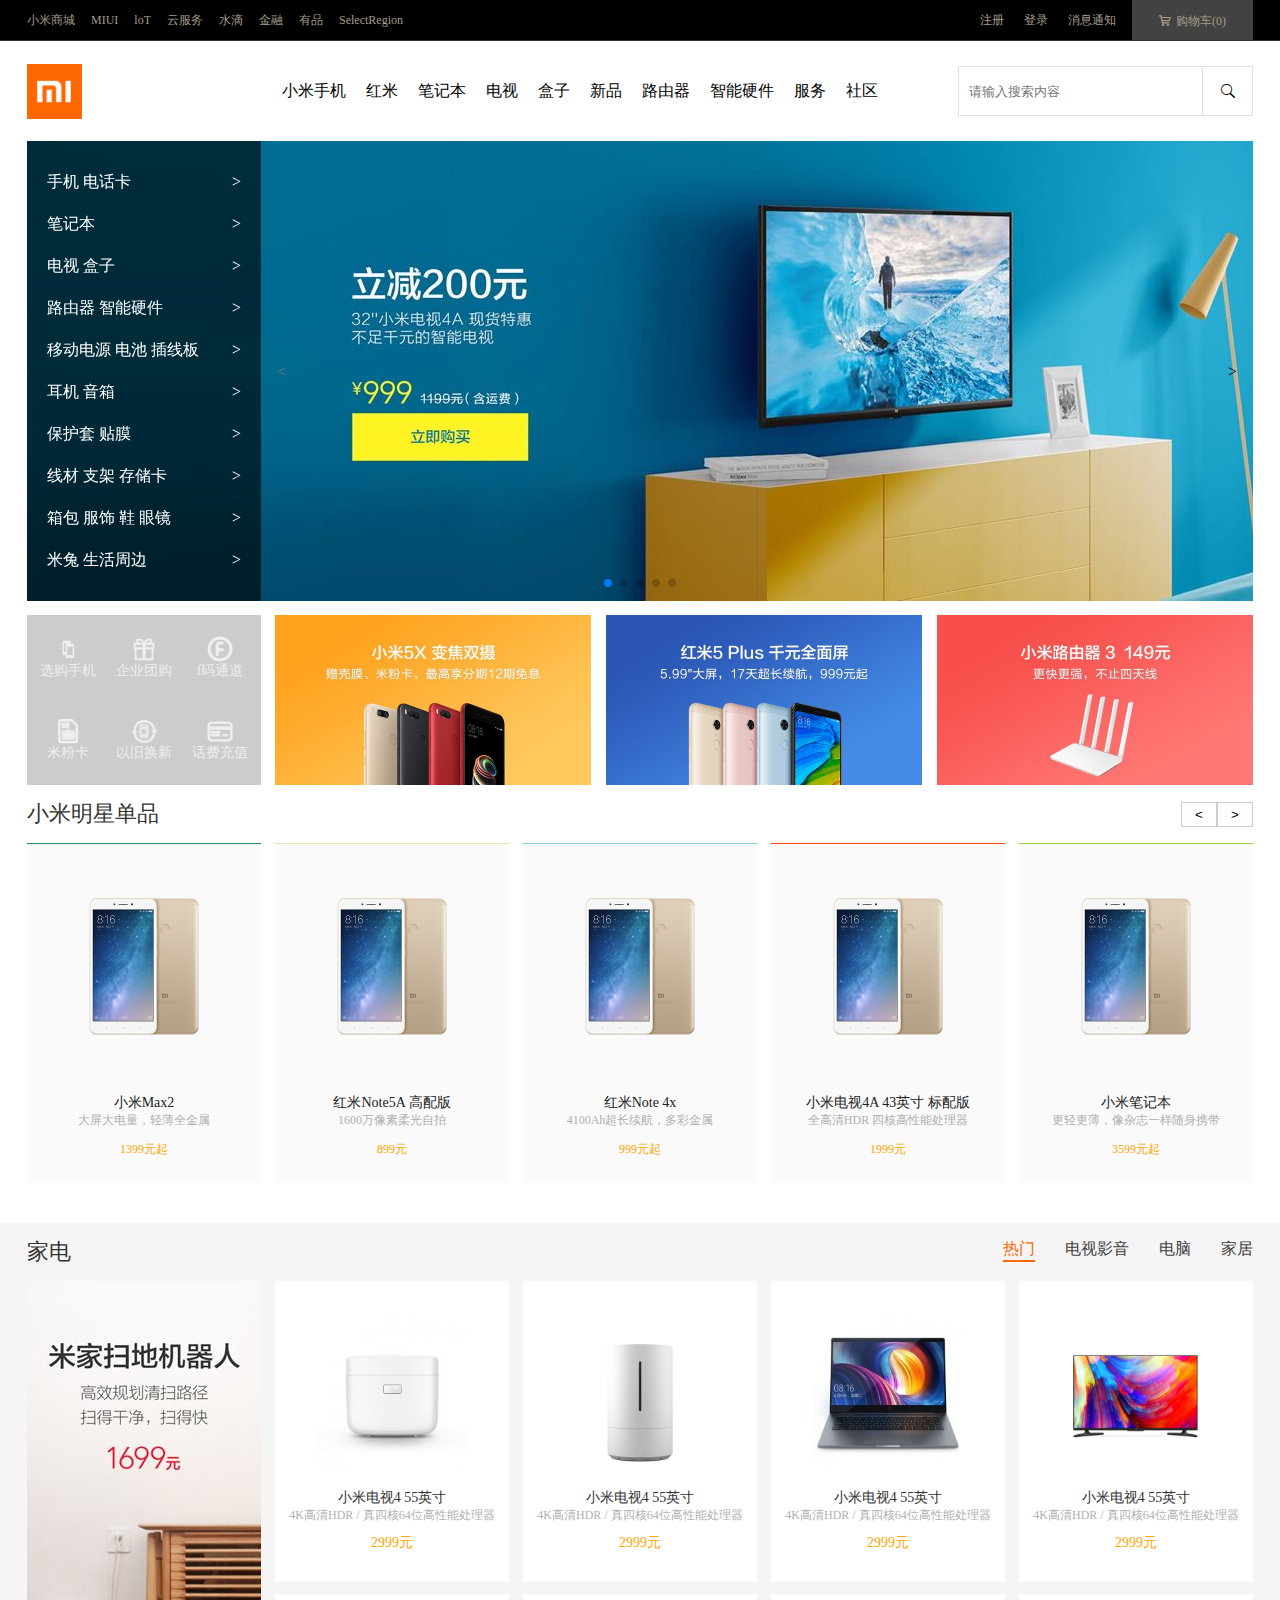
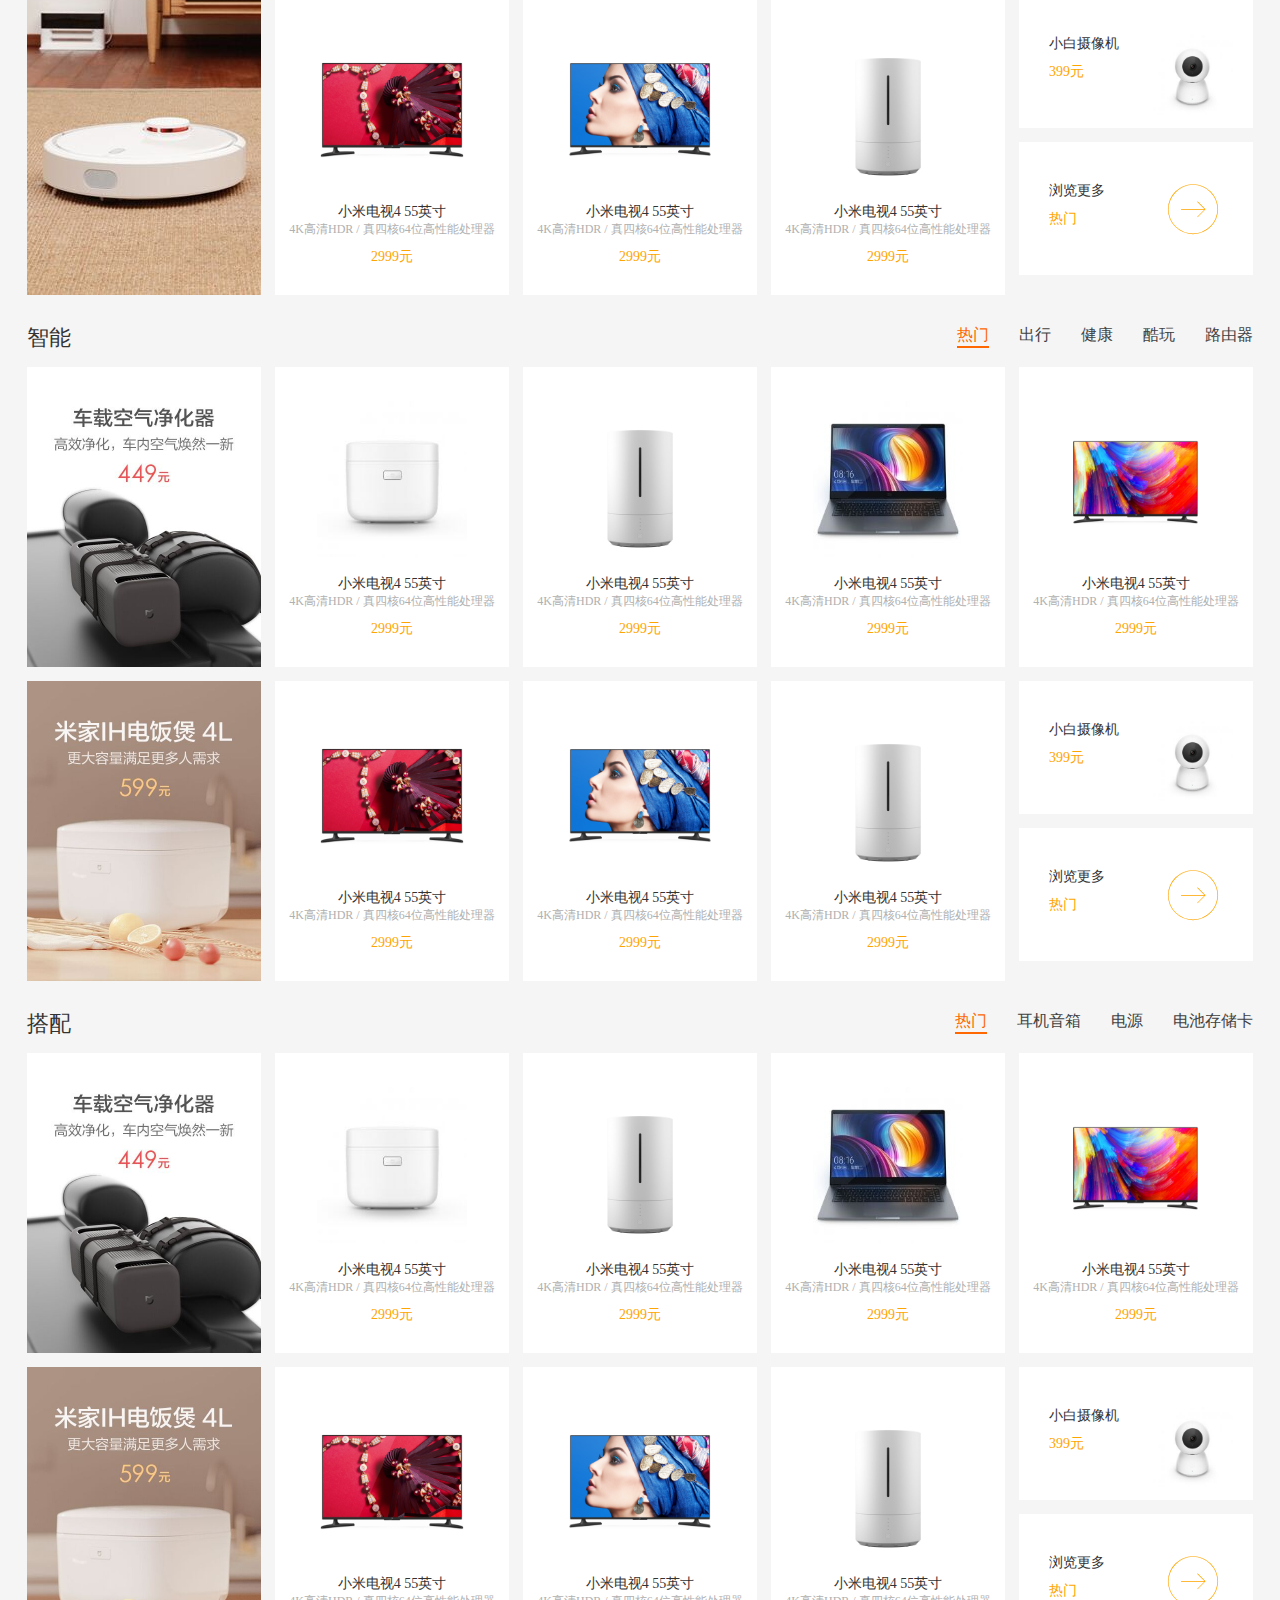
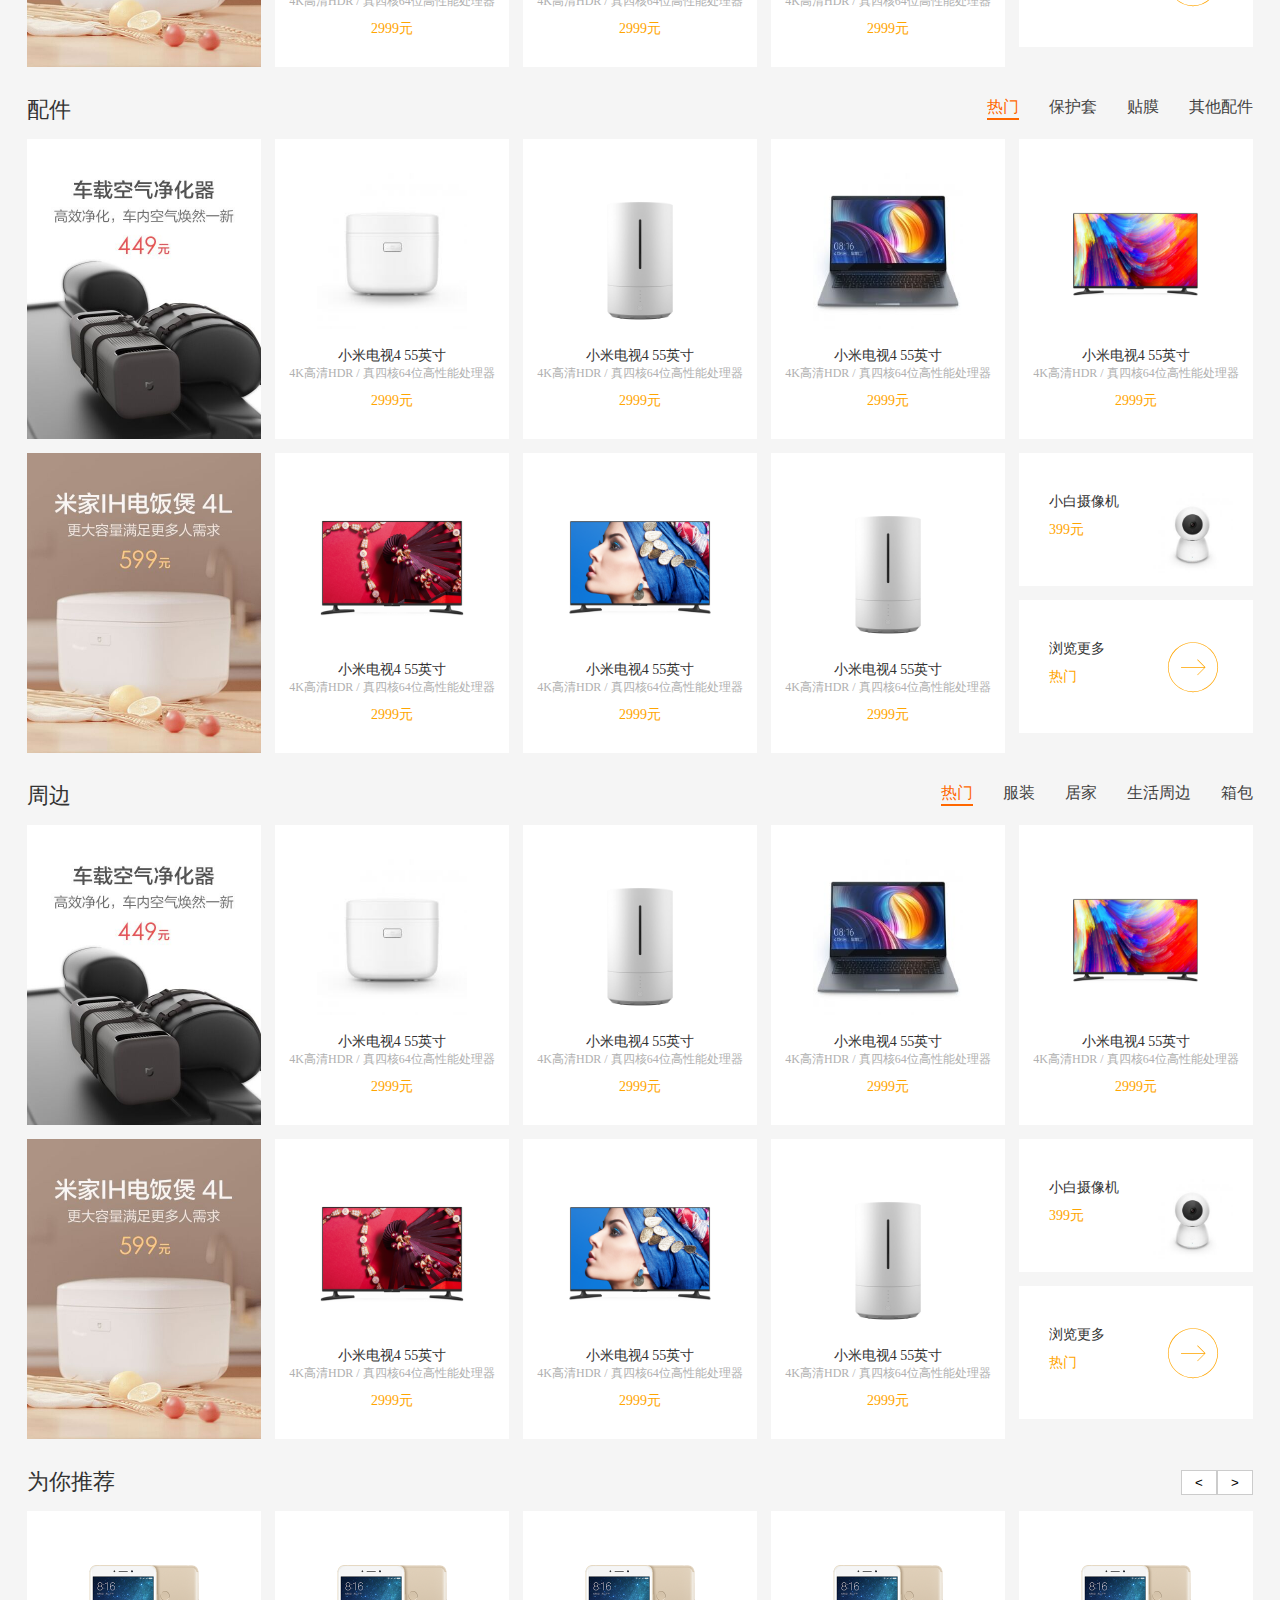
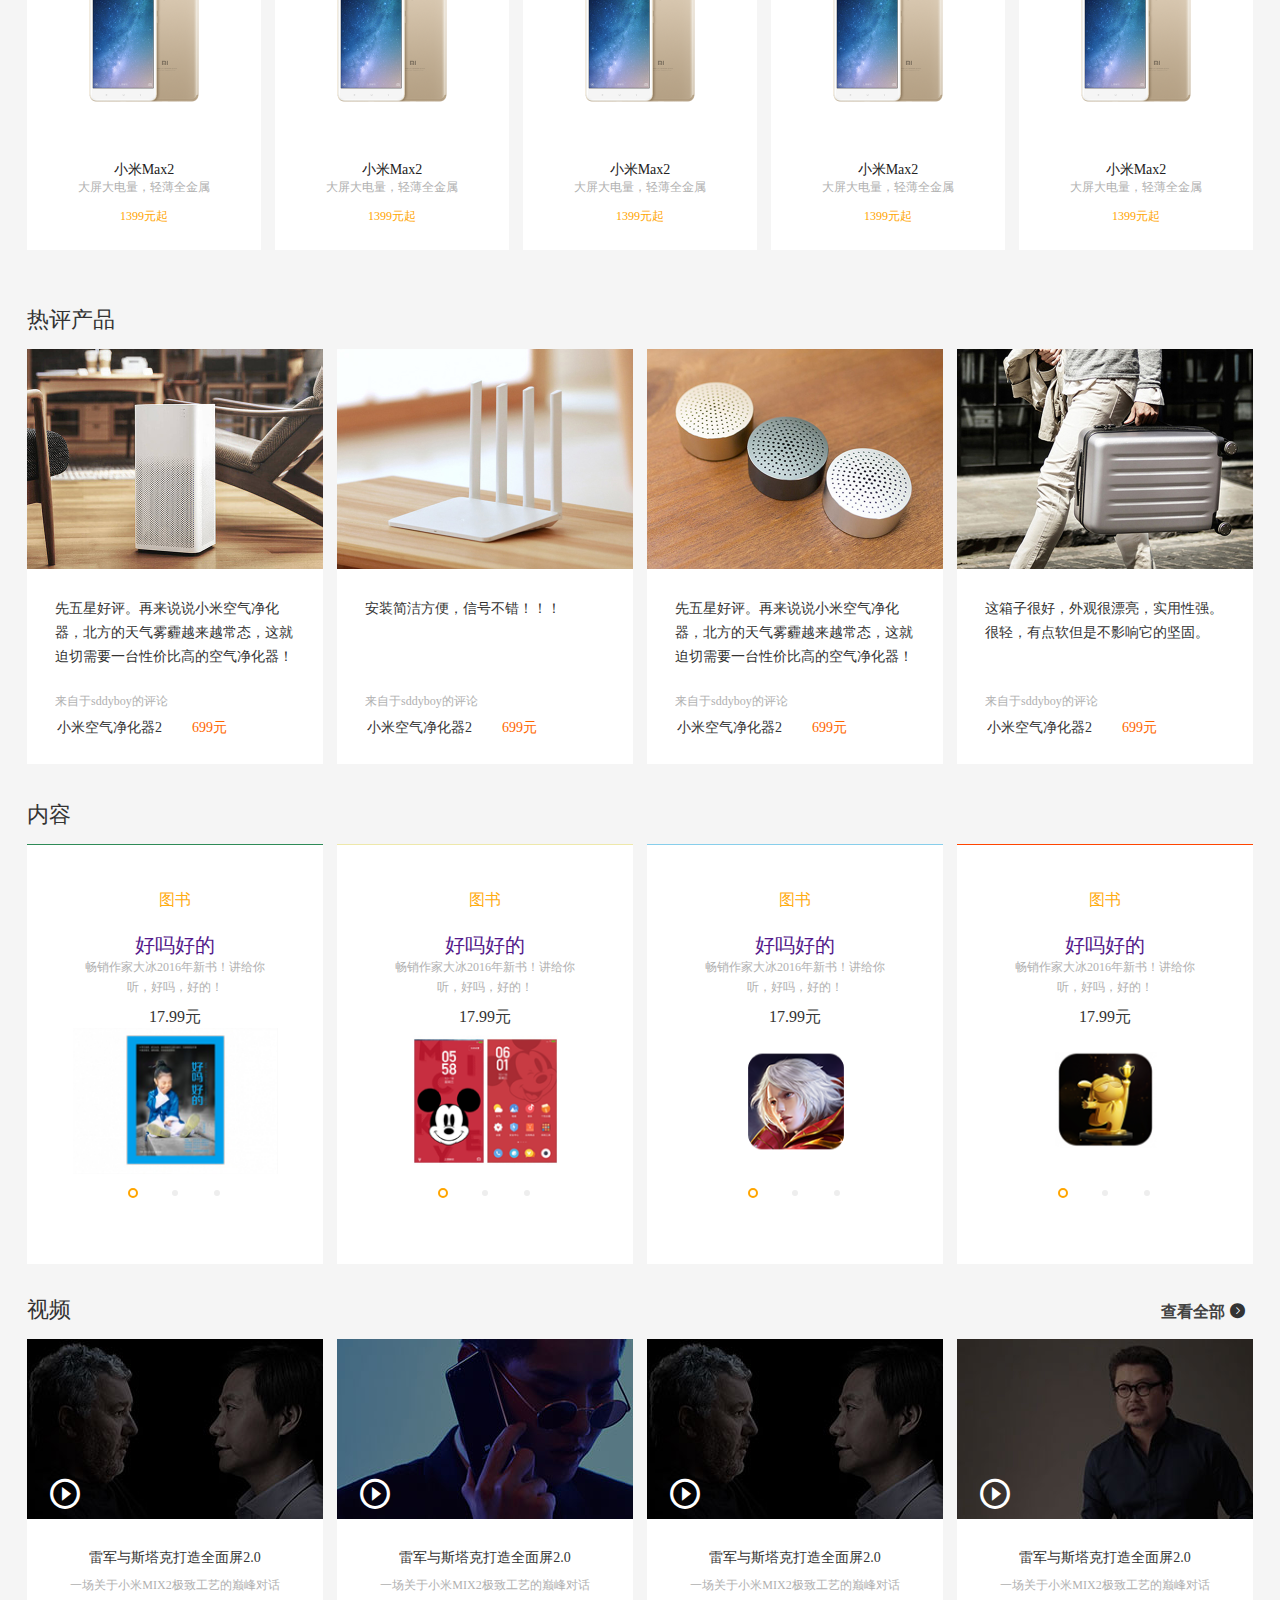
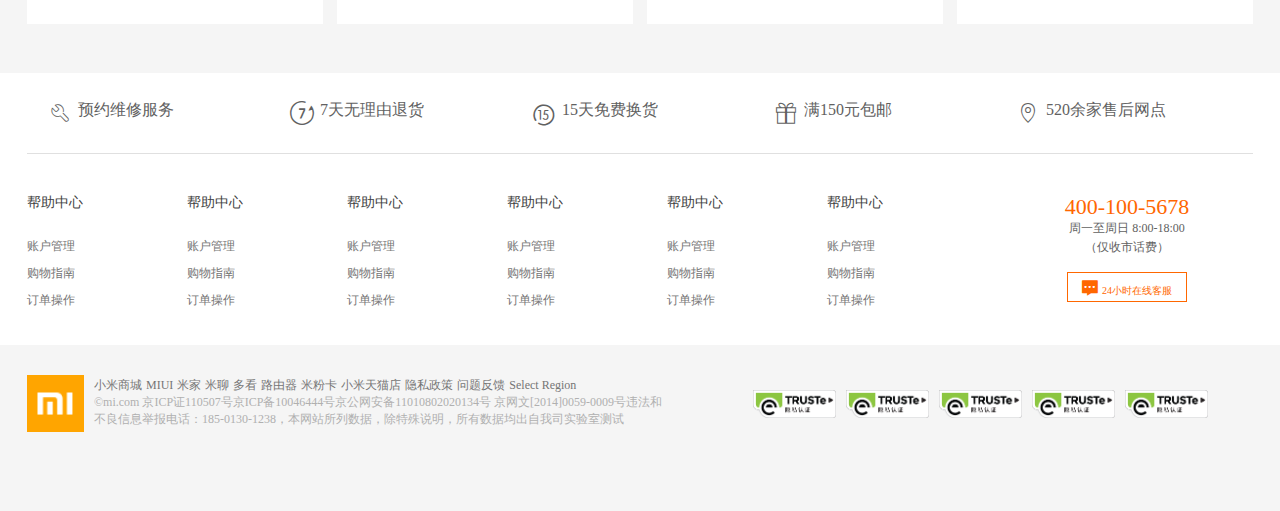
<file: index.html>
<!DOCTYPE html>
<html lang="en">
<head>
	<meta charset="UTF-8">
	<title>小米</title>
	<link rel="shortcut icon" href="image/xmi-logo.ico" type="image/x-icon">
	<link rel="stylesheet" href="css/index.css">
	<link rel="stylesheet" href="css/bass.css">
	<link rel="stylesheet" href="font/iconfont.css">
	<link rel="stylesheet" href="css/swiper.min.css">
</head>
<body>
	<!-- 头部开始 -->
	<div class="head">
		<div class="head-neikuan">
			<div class="head-left">
				<a href="" class="head-wenzi">小米商城</a>
				<a href="" class="head-wenzi">MIUI</a>
				<a href="" class="head-wenzi">loT</a>
				<a href="" class="head-wenzi">云服务</a>
				<a href="" class="head-wenzi">水滴</a>
				<a href="" class="head-wenzi">金融</a>
				<a href="" class="head-wenzi">有品</a>
				<a href="" class="head-wenzi">SelectRegion</a>
			</div>
			<div class="head-right">
				<a href="" class="head-wenzi-r">注册</a>
				<a href="" class="head-wenzi-r">登录</a>
				<a href="" class="head-wenzi-r">消息通知</a>
				<div class="buycar">
					<span class="iconfont icon-cart head-buy">购物车(0)</span>
				</div>
			</div>
		</div>
	</div>
	<!-- 头部结束 -->
	<!-- 导航开始 -->
	<div class="nav">
		<div class="nav-left">
			<div class="logo">
				<img src="image/xmi-logo.ico" alt="">
			</div>
		</div>
		<div class="nav-center">
			<span class="nav-wenzi">小米手机</span>
			<span class="nav-wenzi">红米</span>
			<span class="nav-wenzi">笔记本</span>
			<span class="nav-wenzi">电视</span>
			<span class="nav-wenzi">盒子</span>
			<span class="nav-wenzi">新品</span>
			<span class="nav-wenzi">路由器</span>
			<span class="nav-wenzi">智能硬件</span>
			<span class="nav-wenzi">服务</span>
			<span class="nav-wenzi">社区</span>
		</div>
		<div class="nav-right">
			<div class="nav-search">
				<input type="text" placeholder="请输入搜索内容">
			</div>
			<div class="nav-btn">
				<input type="submit" class="iconfont" value="&#xe64f;">  <!-- input是单标签 放入icon时不能在class中添加 需要用value -->  
			</div>
			
		</div>	
	</div>
	<!-- 导航结束 -->
	<!-- Banner开始 -->
	<div class="Banner swiper-container" id="swiper1">
		<div class="Banner-img swiper-wrapper">
			<div class="swiper-slide">
				<img src="image/b1.jpg" alt="">
			</div>
			<div class="swiper-slide">
				<img src="image/b2.jpg" alt="">
			</div>
			<div class="swiper-slide">
				<img src="image/b3.jpg" alt="">
			</div>
			<div class="swiper-slide">
				<img src="image/b4.jpg" alt="">
			</div>
			<div class="swiper-slide">
				<img src="image/b5.jpg" alt="">
			</div>
			<div class="bannner-img-jiantou-left swiper-button-prev">&lt;				
			</div>
			<div class="bannner-img-jiantou-right swiper-button-next">&gt;
			</div>
		</div>
		<ul class="Banner-nav">
			<li>
				<a href="" class="banner-nv-wenzi">
					<span>手机 电话卡</span>
					<span class="Banner-nav-jiantou">&gt;</span>
				</a>
			</li>

			<li>
				<a href="" class="banner-nv-wenzi">
					<span>笔记本</span>
					<span class="Banner-nav-jiantou">&gt;</span>
				</a>
			</li>

			<li>
				<a href="" class="banner-nv-wenzi">
					<span>电视 盒子</span>
					<span class="Banner-nav-jiantou">&gt;</span>
				</a>
			</li>

			<li>
				<a href="" class="banner-nv-wenzi">
					<span>路由器 智能硬件</span>
					<span class="Banner-nav-jiantou">&gt;</span>
				</a>
			</li>

			<li>
				<a href="" class="banner-nv-wenzi">
					<span>移动电源 电池 插线板</span>
					<span class="Banner-nav-jiantou">&gt;</span>
				</a>
			</li>

			<li>
				<a href="" class="banner-nv-wenzi">
					<span>耳机 音箱</span>
					<span class="Banner-nav-jiantou">&gt;</span>
				</a>
			</li>

			<li>
				<a href="" class="banner-nv-wenzi">
					<span>保护套 贴膜</span>
					<span class="Banner-nav-jiantou">&gt;</span>
				</a>
			</li>

			<li>
				<a href="" class="banner-nv-wenzi">
					<span>线材 支架 存储卡</span>
					<span class="Banner-nav-jiantou">&gt;</span>
				</a>
			</li>

			<li>
				<a href="" class="banner-nv-wenzi">
					<span>箱包 服饰 鞋 眼镜</span>
					<span class="Banner-nav-jiantou">&gt;</span>
				</a>
			</li>

			<li>
				<a href="" class="banner-nv-wenzi">
					<span>米兔 生活周边</span>
					<span class="Banner-nav-jiantou">&gt;</span>
				</a>
			</li>
		</ul>
		<!-- <div class="Banner-zuo">
			<button>&lt;</button>
		</div>
		<div class="Banner-you">
			<button>&gt;</button>
		</div> -->
		<div class="banner-lunbodain swiper-pagination">
				<a href="" class="banner-lunbodian-item"></a>

				<a href="" class="banner-lunbodian-item"></a>

				<a href="" class="banner-lunbodian-item"></a>

				<a href="" class="banner-lunbodian-item"></a>

				<a href="" class="banner-lunbodian-item"></a>

				<a href="" class="banner-lunbodian-item"></a>
			</div>
	</div>
	<!-- Banner结束 -->
	<!-- Banner 下列表开始 -->
	<ul class="bannerList">
		<li>
			<div class="banner-icon">
				<a href=""> <!-- 只为了跳转 --> 
					<span class="iconfont icon-xuangoushouji banner-shouji"></span>
					<span class="list-1">选购手机</span>
				</a>		
			</div>

			<div class="banner-icon">
				<a href="">
					<span class="iconfont icon-man150yuanbaoyou24px banner-shouji"></span>
					<span class="list-1">企业团购</span>
				</a>		
			</div>

			<div class="banner-icon">
				<a href=""> 
					<span class="iconfont icon-fma banner-shouji"></span>
					<span class="list-1">f码通道</span>
				</a>		
			</div>

			<div class="banner-icon">
				<a href=""> 
					<span class="iconfont icon-mifenqia banner-shouji"></span>
					<span class="list-1">米粉卡</span>
				</a>		
			</div>

			<div class="banner-icon">
				<a href=""> 
					<span class="iconfont icon-yijiuhuanxin banner-shouji"></span>
					<span class="list-1">以旧换新</span>
				</a>		
			</div>

			<div class="banner-icon">
				<a href=""> 
					<span class="iconfont icon-huafeichongzhi banner-shouji"></span>
					<span class="list-1">话费充值</span>
				</a>		
			</div>
		</li>
		<li><img src="image/banneerTupian1.jpg" alt=""></li>
		<li><img src="image/banneerTupian2.jpg" alt=""></li>
		<li><img src="image/banneerTupian3.jpg" alt=""></li>
	</ul>
	<!-- Banner 下列表结束 -->
	<!-- 单品开始 -->
	<div class="danpin">
		<div class="danpin-top">
			<h1 class="danpin-title">小米明星单品</h1>
			<div class="danpin-jiantou">
				<button>&lt;</button>
				<button>&gt;</button>
			</div>
		</div>
		<div class="danpin-bottom">
			<div class="danpin-item">
				<div class="danpin-item1">
					<img src="image/shoujitu.ico" alt="">
				</div>
				<a href="" class="danpin-item2">小米Max2</a>
				<span class="danpin-item3">大屏大电量，轻薄全金属</span>
				<span class="danpin-item4">1399元起</span>
			</div>

			<div class="danpin-item">
				<div class="danpin-item1">
					<img src="image/shoujitu.ico" alt="">
				</div>
				<a href="" class="danpin-item2">红米Note5A 高配版</a>
				<span class="danpin-item3">1600万像素柔光自拍</span>
				<span class="danpin-item4">899元</span>
			</div>

			<div class="danpin-item">
				<div class="danpin-item1">
					<img src="image/shoujitu.ico" alt="">
				</div>
				<a href="" class="danpin-item2">红米Note 4x</a>
				<span class="danpin-item3">4100Ah超长续航，多彩金属</span>
				<span class="danpin-item4">999元起</span>
			</div>

			<div class="danpin-item">
				<div class="danpin-item1">
					<img src="image/shoujitu.ico" alt="">
				</div>
				<a href="" class="danpin-item2">小米电视4A 43英寸 标配版</a>
				<span class="danpin-item3">全高清HDR 四核高性能处理器</span>
				<span class="danpin-item4">1999元</span>
			</div>

			<div class="danpin-item">
				<div class="danpin-item1">
					<img src="image/shoujitu.ico" alt="">
				</div>
				<a href="" class="danpin-item2">小米笔记本</a>
				<span class="danpin-item3">更轻更薄，像杂志一样随身携带</span>
				<span class="danpin-item4">3599元起</span>
			</div>
		</div>
	</div>
	<!-- 单品结束 -->

    <!-- 家电开始 -->
	<div id="box">
		<div class="jiadian">
			<div class="jiadian-top">
				<h2>家电</h2>
				<div class="jiadian-xuan">
					<span class="jiadian-xuan-active">热门</span>   <!-- active 选中效果 -->
					<span>电视影音</span>
					<span>电脑</span>
					<span>家居</span>
				</div>
			</div>
			<div class="jiadian-bottom">
				<div class="jiadian-L">
					<img src="image/jiadain left.jpg" alt="">
				</div>
				<ul class="jiadian-right">
					<li class="jiadian-item">
						<a href="" class="jiadian-item1">
							<img src="image/jiadian right1.jpg" alt="">
						</a>
						<a href="" class="jiadian-item2">小米电视4 55英寸</a>
 						<p class="jiadian-item3">4K高清HDR / 真四核64位高性能处理器</p> <!-- 段落标签p -->
 						<span class="jiadian-item4">2999元</span>
 						<a href="" class="display"><p>颜值担当，很不错的一款的产品。</p>
								<span>来自于随风而去的评价</span>
						</a>
					</li>

					<li class="jiadian-item">
						<a href="" class="jiadian-item1">
							<img src="image/jiadian right2.jpg" alt="">
						</a>
						<a href="" class="jiadian-item2">小米电视4 55英寸</a>
 						<p class="jiadian-item3">4K高清HDR / 真四核64位高性能处理器</p> <!-- 段落标签p -->
 						<span class="jiadian-item4">2999元</span>
 						<a href="" class="display"><p>颜值担当，很不错的一款的产品。</p>
								<span>来自于随风而去的评价</span>
						</a>
					</li>

					<li class="jiadian-item">
						<a href="" class="jiadian-item1">
							<img src="image/jiadian right3.jpg" alt="">
						</a>
						<a href="" class="jiadian-item2">小米电视4 55英寸</a>
 						<p class="jiadian-item3">4K高清HDR / 真四核64位高性能处理器</p> <!-- 段落标签p -->
 						<span class="jiadian-item4">2999元</span>
 						<a href="" class="display"><p>颜值担当，很不错的一款的产品。</p>
								<span>来自于随风而去的评价</span>
						</a>
					</li>

					<li class="jiadian-item">
						<a href="" class="jiadian-item1">
							<img src="image/jiadian right4.png" alt="">
						</a>
						<a href="" class="jiadian-item2">小米电视4 55英寸</a>
 						<p class="jiadian-item3">4K高清HDR / 真四核64位高性能处理器</p> <!-- 段落标签p -->
 						<span class="jiadian-item4">2999元</span>
 						<a href="" class="display"><p>颜值担当，很不错的一款的产品。</p>
								<span>来自于随风而去的评价</span>
						</a>
					</li>

					<li class="jiadian-item">
						<a href="" class="jiadian-item1">
							<img src="image/jiadian right5.png" alt="">
						</a>
						<a href="" class="jiadian-item2">小米电视4 55英寸</a>
 						<p class="jiadian-item3">4K高清HDR / 真四核64位高性能处理器</p> <!-- 段落标签p -->
 						<span class="jiadian-item4">2999元</span>
 						<a href="" class="display"><p>颜值担当，很不错的一款的产品。</p>
								<span>来自于随风而去的评价</span>
						</a>
					</li>

					<li class="jiadian-item">
						<a href="" class="jiadian-item1">
							<img src="image/jiadian right6.png" alt="">
						</a>
						<a href="" class="jiadian-item2">小米电视4 55英寸</a>
 						<p class="jiadian-item3">4K高清HDR / 真四核64位高性能处理器</p> <!-- 段落标签p -->
 						<span class="jiadian-item4">2999元</span>
 						<a href="" class="display"><p>颜值担当，很不错的一款的产品。</p>
								<span>来自于随风而去的评价</span>
						</a>
					</li>

					<li class="jiadian-item">
						<a href="" class="jiadian-item1">
							<img src="image/jiadian right2.jpg" alt="">
						</a>
						<a href="" class="jiadian-item2">小米电视4 55英寸</a>
 						<p class="jiadian-item3">4K高清HDR / 真四核64位高性能处理器</p> <!-- 段落标签p -->
 						<span class="jiadian-item4">2999元</span>
 						<a href="" class="display"><p>颜值担当，很不错的一款的产品。</p>
								<span>来自于随风而去的评价</span>
						</a>
					</li>
					<li class="jiadian-item-s">
						<div class="jiadian-wenzi">
							<a href="" class="jiadian-item2">小白摄像机</a>
							<span class="jiadian-item4">399元</span>
						</div>
						<div class="jiadian-xiaobaitu">
							<img src="image/jiadian right7.jpg" alt="">
						</div>
					</li>
					
					<li class="jiadian-item-s">
						<div class="jiadian-wenzi">
							<a href="" class="jiadian-item2">浏览更多</a>
							<span class="jiadian-item4">热门</span>
						</div>
						<div class="jiadian-xiaobaitu">
							<span class="iconfont icon-weibiaoti-1"></span>
						</div>
					</li>

				</ul>
			</div>
		</div>
	<!-- 家电结束 -->
	<!-- 智能开始 -->
		<div class="jiadian">
			<div class="jiadian-top">
				<h2>智能</h2>
				<div class="jiadian-xuan">
					<span class="jiadian-xuan-active">热门</span>   <!-- active 选中效果 -->
					<span>出行</span>
					<span>健康</span>
					<span>酷玩</span>
					<span>路由器</span>
				</div>
			</div>
			<div class="jiadian-bottom">
				<div class="jiadian-left">
					<div class="zhineng1">
						<img src="image/zhineng left.jpg" alt="">	
					</div>
					<div class="zhineng2">
						<img src="image/zhienng left2.jpg" alt="">	
					</div>
					
					
				</div>
				<ul class="jiadian-right">
					<li class="jiadian-item">
						<a href="" class="jiadian-item1">
							<img src="image/jiadian right1.jpg" alt="">
						</a>
						<a href="" class="jiadian-item2">小米电视4 55英寸</a>
 						<p class="jiadian-item3">4K高清HDR / 真四核64位高性能处理器</p> <!-- 段落标签p -->
 						<span class="jiadian-item4">2999元</span>
 						<a href="" class="display"><p>颜值担当，很不错的一款的产品。</p>
								<span>来自于随风而去的评价</span>
						</a>
					</li>

					<li class="jiadian-item">
						<a href="" class="jiadian-item1">
							<img src="image/jiadian right2.jpg" alt="">
						</a>
						<a href="" class="jiadian-item2">小米电视4 55英寸</a>
 						<p class="jiadian-item3">4K高清HDR / 真四核64位高性能处理器</p> <!-- 段落标签p -->
 						<span class="jiadian-item4">2999元</span>
 						<a href="" class="display"><p>颜值担当，很不错的一款的产品。</p>
								<span>来自于随风而去的评价</span>
						</a>
					</li>

					<li class="jiadian-item">
						<a href="" class="jiadian-item1">
							<img src="image/jiadian right3.jpg" alt="">
						</a>
						<a href="" class="jiadian-item2">小米电视4 55英寸</a>
 						<p class="jiadian-item3">4K高清HDR / 真四核64位高性能处理器</p> <!-- 段落标签p -->
 						<span class="jiadian-item4">2999元</span>
 						<a href="" class="display"><p>颜值担当，很不错的一款的产品。</p>
								<span>来自于随风而去的评价</span>
						</a>
					</li>

					<li class="jiadian-item">
						<a href="" class="jiadian-item1">
							<img src="image/jiadian right4.png" alt="">
						</a>
						<a href="" class="jiadian-item2">小米电视4 55英寸</a>
 						<p class="jiadian-item3">4K高清HDR / 真四核64位高性能处理器</p> <!-- 段落标签p -->
 						<span class="jiadian-item4">2999元</span>
 						<a href="" class="display"><p>颜值担当，很不错的一款的产品。</p>
								<span>来自于随风而去的评价</span>
						</a>
					</li>

					<li class="jiadian-item">
						<a href="" class="jiadian-item1">
							<img src="image/jiadian right5.png" alt="">
						</a>
						<a href="" class="jiadian-item2">小米电视4 55英寸</a>
 						<p class="jiadian-item3">4K高清HDR / 真四核64位高性能处理器</p> <!-- 段落标签p -->
 						<span class="jiadian-item4">2999元</span>
 						<a href="" class="display"><p>颜值担当，很不错的一款的产品。</p>
								<span>来自于随风而去的评价</span>
						</a>
					</li>

					<li class="jiadian-item">
						<a href="" class="jiadian-item1">
							<img src="image/jiadian right6.png" alt="">
						</a>
						<a href="" class="jiadian-item2">小米电视4 55英寸</a>
 						<p class="jiadian-item3">4K高清HDR / 真四核64位高性能处理器</p> <!-- 段落标签p -->
 						<span class="jiadian-item4">2999元</span>
 						<a href="" class="display"><p>颜值担当，很不错的一款的产品。</p>
								<span>来自于随风而去的评价</span>
						</a>
					</li>

					<li class="jiadian-item">
						<a href="" class="jiadian-item1">
							<img src="image/jiadian right2.jpg" alt="">
						</a>
						<a href="" class="jiadian-item2">小米电视4 55英寸</a>
 						<p class="jiadian-item3">4K高清HDR / 真四核64位高性能处理器</p> <!-- 段落标签p -->
 						<span class="jiadian-item4">2999元</span>
 						<a href="" class="display"><p>颜值担当，很不错的一款的产品。</p>
								<span>来自于随风而去的评价</span>
						</a>
					</li>
					<li class="jiadian-item-s">
						<div class="jiadian-wenzi">
							<a href="" class="jiadian-item2">小白摄像机</a>
							<span class="jiadian-item4">399元</span>
						</div>
						<div class="jiadian-xiaobaitu">
							<img src="image/jiadian right7.jpg" alt="">
						</div>
					</li>
					
					<li class="jiadian-item-s">
						<div class="jiadian-wenzi">
							<a href="" class="jiadian-item2">浏览更多</a>
							<span class="jiadian-item4">热门</span>
						</div>
						<div class="jiadian-xiaobaitu">
							<span class="iconfont icon-weibiaoti-1"></span>
						</div>
					</li>

				</ul>
			</div>
		</div>
	<!-- 智能结束 -->
	<!-- 搭配开始 -->
		<div class="jiadian">
			<div class="jiadian-top">
				<h2>搭配</h2>
				<div class="jiadian-xuan">
					<span class="jiadian-xuan-active">热门</span>   <!-- active 选中效果 -->
					<span>耳机音箱</span>
					<span>电源</span>
					<span>电池存储卡</span>
				</div>
			</div>
			<div class="jiadian-bottom">
				<div class="jiadian-left">
					<div class="zhineng1">
						<img src="image/zhineng left.jpg" alt="">	
					</div>
					<div class="zhineng2">
						<img src="image/zhienng left2.jpg" alt="">	
					</div>
					
					
				</div>
				<ul class="jiadian-right">
					<li class="jiadian-item">
						<a href="" class="jiadian-item1">
							<img src="image/jiadian right1.jpg" alt="">
						</a>
						<a href="" class="jiadian-item2">小米电视4 55英寸</a>
 						<p class="jiadian-item3">4K高清HDR / 真四核64位高性能处理器</p> <!-- 段落标签p -->
 						<span class="jiadian-item4">2999元</span>
 						<a href="" class="display"><p>颜值担当，很不错的一款的产品。</p>
								<span>来自于随风而去的评价</span>
						</a>
					</li>

					<li class="jiadian-item">
						<a href="" class="jiadian-item1">
							<img src="image/jiadian right2.jpg" alt="">
						</a>
						<a href="" class="jiadian-item2">小米电视4 55英寸</a>
 						<p class="jiadian-item3">4K高清HDR / 真四核64位高性能处理器</p> <!-- 段落标签p -->
 						<span class="jiadian-item4">2999元</span>
 						<a href="" class="display"><p>颜值担当，很不错的一款的产品。</p>
								<span>来自于随风而去的评价</span>
						</a>
					</li>

					<li class="jiadian-item">
						<a href="" class="jiadian-item1">
							<img src="image/jiadian right3.jpg" alt="">
						</a>
						<a href="" class="jiadian-item2">小米电视4 55英寸</a>
 						<p class="jiadian-item3">4K高清HDR / 真四核64位高性能处理器</p> <!-- 段落标签p -->
 						<span class="jiadian-item4">2999元</span>
 						<a href="" class="display"><p>颜值担当，很不错的一款的产品。</p>
								<span>来自于随风而去的评价</span>
						</a>
					</li>

					<li class="jiadian-item">
						<a href="" class="jiadian-item1">
							<img src="image/jiadian right4.png" alt="">
						</a>
						<a href="" class="jiadian-item2">小米电视4 55英寸</a>
 						<p class="jiadian-item3">4K高清HDR / 真四核64位高性能处理器</p> <!-- 段落标签p -->
 						<span class="jiadian-item4">2999元</span>
 						<a href="" class="display"><p>颜值担当，很不错的一款的产品。</p>
								<span>来自于随风而去的评价</span>
						</a>
					</li>

					<li class="jiadian-item">
						<a href="" class="jiadian-item1">
							<img src="image/jiadian right5.png" alt="">
						</a>
						<a href="" class="jiadian-item2">小米电视4 55英寸</a>
 						<p class="jiadian-item3">4K高清HDR / 真四核64位高性能处理器</p> <!-- 段落标签p -->
 						<span class="jiadian-item4">2999元</span>
 						<a href="" class="display"><p>颜值担当，很不错的一款的产品。</p>
								<span>来自于随风而去的评价</span>
						</a>
					</li>

					<li class="jiadian-item">
						<a href="" class="jiadian-item1">
							<img src="image/jiadian right6.png" alt="">
						</a>
						<a href="" class="jiadian-item2">小米电视4 55英寸</a>
 						<p class="jiadian-item3">4K高清HDR / 真四核64位高性能处理器</p> <!-- 段落标签p -->
 						<span class="jiadian-item4">2999元</span>
 						<a href="" class="display"><p>颜值担当，很不错的一款的产品。</p>
								<span>来自于随风而去的评价</span>
						</a>
					</li>

					<li class="jiadian-item">
						<a href="" class="jiadian-item1">
							<img src="image/jiadian right2.jpg" alt="">
						</a>
						<a href="" class="jiadian-item2">小米电视4 55英寸</a>
 						<p class="jiadian-item3">4K高清HDR / 真四核64位高性能处理器</p> <!-- 段落标签p -->
 						<span class="jiadian-item4">2999元</span>
 						<a href="" class="display"><p>颜值担当，很不错的一款的产品。</p>
								<span>来自于随风而去的评价</span>
						</a>
					</li>
					<li class="jiadian-item-s">
						<div class="jiadian-wenzi">
							<a href="" class="jiadian-item2">小白摄像机</a>
							<span class="jiadian-item4">399元</span>
						</div>
						<div class="jiadian-xiaobaitu">
							<img src="image/jiadian right7.jpg" alt="">
						</div>
					</li>
					
					<li class="jiadian-item-s">
						<div class="jiadian-wenzi">
							<a href="" class="jiadian-item2">浏览更多</a>
							<span class="jiadian-item4">热门</span>
						</div>
						<div class="jiadian-xiaobaitu">
							<span class="iconfont icon-weibiaoti-1"></span>
						</div>
					</li>

				</ul>
			</div>
		</div>
	<!-- 搭配结束 -->
	<!-- 配件开始 -->
		<div class="jiadian">
			<div class="jiadian-top">
				<h2>配件</h2>
				<div class="jiadian-xuan">
					<span class="jiadian-xuan-active">热门</span>   <!-- active 选中效果 -->
					<span>保护套</span>
					<span>贴膜</span>
					<span>其他配件</span>
				</div>
			</div>
			<div class="jiadian-bottom">
				<div class="jiadian-left">
					<div class="zhineng1">
						<img src="image/zhineng left.jpg" alt="">	
					</div>
					<div class="zhineng2">
						<img src="image/zhienng left2.jpg" alt="">	
					</div>					
				</div>
				<ul class="jiadian-right">
					<li class="jiadian-item">
						<a href="" class="jiadian-item1">
							<img src="image/jiadian right1.jpg" alt="">
						</a>
						<a href="" class="jiadian-item2">小米电视4 55英寸</a>
 						<p class="jiadian-item3">4K高清HDR / 真四核64位高性能处理器</p> <!-- 段落标签p -->
 						<span class="jiadian-item4">2999元</span>
 						<a href="" class="display"><p>颜值担当，很不错的一款的产品。</p>
								<span>来自于随风而去的评价</span>
						</a>
					</li>

					<li class="jiadian-item">
						<a href="" class="jiadian-item1">
							<img src="image/jiadian right2.jpg" alt="">
						</a>
						<a href="" class="jiadian-item2">小米电视4 55英寸</a>
 						<p class="jiadian-item3">4K高清HDR / 真四核64位高性能处理器</p> <!-- 段落标签p -->
 						<span class="jiadian-item4">2999元</span>
 						<a href="" class="display"><p>颜值担当，很不错的一款的产品。</p>
								<span>来自于随风而去的评价</span>
						</a>
					</li>

					<li class="jiadian-item">
						<a href="" class="jiadian-item1">
							<img src="image/jiadian right3.jpg" alt="">
						</a>
						<a href="" class="jiadian-item2">小米电视4 55英寸</a>
 						<p class="jiadian-item3">4K高清HDR / 真四核64位高性能处理器</p> <!-- 段落标签p -->
 						<span class="jiadian-item4">2999元</span>
 						<a href="" class="display"><p>颜值担当，很不错的一款的产品。</p>
								<span>来自于随风而去的评价</span>
						</a>
					</li>

					<li class="jiadian-item">
						<a href="" class="jiadian-item1">
							<img src="image/jiadian right4.png" alt="">
						</a>
						<a href="" class="jiadian-item2">小米电视4 55英寸</a>
 						<p class="jiadian-item3">4K高清HDR / 真四核64位高性能处理器</p> <!-- 段落标签p -->
 						<span class="jiadian-item4">2999元</span>
 						<a href="" class="display"><p>颜值担当，很不错的一款的产品。</p>
								<span>来自于随风而去的评价</span>
						</a>
					</li>

					<li class="jiadian-item">
						<a href="" class="jiadian-item1">
							<img src="image/jiadian right5.png" alt="">
						</a>
						<a href="" class="jiadian-item2">小米电视4 55英寸</a>
 						<p class="jiadian-item3">4K高清HDR / 真四核64位高性能处理器</p> <!-- 段落标签p -->
 						<span class="jiadian-item4">2999元</span>
 						<a href="" class="display"><p>颜值担当，很不错的一款的产品。</p>
								<span>来自于随风而去的评价</span>
						</a>
					</li>

					<li class="jiadian-item">
						<a href="" class="jiadian-item1">
							<img src="image/jiadian right6.png" alt="">
						</a>
						<a href="" class="jiadian-item2">小米电视4 55英寸</a>
 						<p class="jiadian-item3">4K高清HDR / 真四核64位高性能处理器</p> <!-- 段落标签p -->
 						<span class="jiadian-item4">2999元</span>
 						<a href="" class="display"><p>颜值担当，很不错的一款的产品。</p>
								<span>来自于随风而去的评价</span>
						</a>
					</li>

					<li class="jiadian-item">
						<a href="" class="jiadian-item1">
							<img src="image/jiadian right2.jpg" alt="">
						</a>
						<a href="" class="jiadian-item2">小米电视4 55英寸</a>
 						<p class="jiadian-item3">4K高清HDR / 真四核64位高性能处理器</p> <!-- 段落标签p -->
 						<span class="jiadian-item4">2999元</span>
 						<a href="" class="display"><p>颜值担当，很不错的一款的产品。</p>
								<span>来自于随风而去的评价</span>
						</a>
					</li>
					<li class="jiadian-item-s">
						<div class="jiadian-wenzi">
							<a href="" class="jiadian-item2">小白摄像机</a>
							<span class="jiadian-item4">399元</span>
						</div>
						<div class="jiadian-xiaobaitu">
							<img src="image/jiadian right7.jpg" alt="">
						</div>
					</li>
					
					<li class="jiadian-item-s">
						<div class="jiadian-wenzi">
							<a href="" class="jiadian-item2">浏览更多</a>
							<span class="jiadian-item4">热门</span>
						</div>
						<div class="jiadian-xiaobaitu">
							<span class="iconfont icon-weibiaoti-1"></span>
						</div>
					</li>

				</ul>
			</div>
		</div>	
	    <!-- 配件结束 -->
	    <!-- 周边开始 -->
		<div class="jiadian">
			<div class="jiadian-top">
				<h2>周边</h2>
				<div class="jiadian-xuan">
					<span class="jiadian-xuan-active">热门</span>   <!-- active 选中效果 -->
					<span>服装</span>
					<span>居家</span>
					<span>生活周边</span>
					<span>箱包</span>
				</div>
			</div>
			<div class="jiadian-bottom">
				<div class="jiadian-left">
					<div class="zhineng1">
						<img src="image/zhineng left.jpg" alt="">	
					</div>
					<div class="zhineng2">
						<img src="image/zhienng left2.jpg" alt="">	
					</div>
					
					
				</div>
				<ul class="jiadian-right">
					<li class="jiadian-item">
						<a href="" class="jiadian-item1">
							<img src="image/jiadian right1.jpg" alt="">
						</a>
						<a href="" class="jiadian-item2">小米电视4 55英寸</a>
 						<p class="jiadian-item3">4K高清HDR / 真四核64位高性能处理器</p> <!-- 段落标签p -->
 						<span class="jiadian-item4">2999元</span>
 						<a href="" class="display"><p>颜值担当，很不错的一款的产品。</p>
								<span>来自于随风而去的评价</span>
						</a>
					</li>

					<li class="jiadian-item">
						<a href="" class="jiadian-item1">
							<img src="image/jiadian right2.jpg" alt="">
						</a>
						<a href="" class="jiadian-item2">小米电视4 55英寸</a>
 						<p class="jiadian-item3">4K高清HDR / 真四核64位高性能处理器</p> <!-- 段落标签p -->
 						<span class="jiadian-item4">2999元</span>
 						<a href="" class="display"><p>颜值担当，很不错的一款的产品。</p>
								<span>来自于随风而去的评价</span>
						</a>
					</li>

					<li class="jiadian-item">
						<a href="" class="jiadian-item1">
							<img src="image/jiadian right3.jpg" alt="">
						</a>
						<a href="" class="jiadian-item2">小米电视4 55英寸</a>
 						<p class="jiadian-item3">4K高清HDR / 真四核64位高性能处理器</p> <!-- 段落标签p -->
 						<span class="jiadian-item4">2999元</span>
 						<a href="" class="display"><p>颜值担当，很不错的一款的产品。</p>
								<span>来自于随风而去的评价</span>
						</a>
					</li>

					<li class="jiadian-item">
						<a href="" class="jiadian-item1">
							<img src="image/jiadian right4.png" alt="">
						</a>
						<a href="" class="jiadian-item2">小米电视4 55英寸</a>
 						<p class="jiadian-item3">4K高清HDR / 真四核64位高性能处理器</p> <!-- 段落标签p -->
 						<span class="jiadian-item4">2999元</span>
 						<a href="" class="display"><p>颜值担当，很不错的一款的产品。</p>
								<span>来自于随风而去的评价</span>
						</a>
					</li>

					<li class="jiadian-item">
						<a href="" class="jiadian-item1">
							<img src="image/jiadian right5.png" alt="">
						</a>
						<a href="" class="jiadian-item2">小米电视4 55英寸</a>
 						<p class="jiadian-item3">4K高清HDR / 真四核64位高性能处理器</p> <!-- 段落标签p -->
 						<span class="jiadian-item4">2999元</span>
 						<a href="" class="display"><p>颜值担当，很不错的一款的产品。</p>
								<span>来自于随风而去的评价</span>
						</a>
					</li>

					<li class="jiadian-item">
						<a href="" class="jiadian-item1">
							<img src="image/jiadian right6.png" alt="">
						</a>
						<a href="" class="jiadian-item2">小米电视4 55英寸</a>
 						<p class="jiadian-item3">4K高清HDR / 真四核64位高性能处理器</p> <!-- 段落标签p -->
 						<span class="jiadian-item4">2999元</span>
 						<a href="" class="display"><p>颜值担当，很不错的一款的产品。</p>
								<span>来自于随风而去的评价</span>
						</a>
					</li>

					<li class="jiadian-item">
						<a href="" class="jiadian-item1">
							<img src="image/jiadian right2.jpg" alt="">
						</a>
						<a href="" class="jiadian-item2">小米电视4 55英寸</a>
 						<p class="jiadian-item3">4K高清HDR / 真四核64位高性能处理器</p> <!-- 段落标签p -->
 						<span class="jiadian-item4">2999元</span>
 						<a href="" class="display"><p>颜值担当，很不错的一款的产品。</p>
								<span>来自于随风而去的评价</span>
						</a>
					</li>
					<li class="jiadian-item-s">
						<div class="jiadian-wenzi">
							<a href="" class="jiadian-item2">小白摄像机</a>
							<span class="jiadian-item4">399元</span>
						</div>
						<div class="jiadian-xiaobaitu">
							<img src="image/jiadian right7.jpg" alt="">
						</div>
					</li>
					
					<li class="jiadian-item-s">
						<div class="jiadian-wenzi">
							<a href="" class="jiadian-item2">浏览更多</a>
							<span class="jiadian-item4">热门</span>
						</div>
						<div class="jiadian-xiaobaitu">
							<span class="iconfont icon-weibiaoti-1"></span>
						</div>
					</li>

				</ul>
			</div>
		</div>
	    <!-- 周边结束 -->
	    <!-- 为你推荐开始 -->
		<div class="tuijian">
			<div class="danpin-top">
				<h1 class="danpin-title">为你推荐</h1>
				<div class="danpin-jiantou">
					<button>&lt;</button>
					<button>&gt;</button>
				</div>
			</div>
			<div class="danpin-bottom">
				<div class="danpin-item wntj">
					<div class="danpin-item1 tj">
						<img src="image/shoujitu.ico" alt="">
					</div>
					<a href="" class="danpin-item2">小米Max2</a>
					<span class="danpin-item3">大屏大电量，轻薄全金属</span>
					<span class="danpin-item4">1399元起</span>

				</div>

				<div class="danpin-item wntj">
					<div class="danpin-item1 tj">
						<img src="image/shoujitu.ico" alt="">
					</div>
					<a href="" class="danpin-item2">小米Max2</a>
					<span class="danpin-item3">大屏大电量，轻薄全金属</span>
					<span class="danpin-item4">1399元起</span>
				</div>

				<div class="danpin-item wntj">
					<div class="danpin-item1 tj">
						<img src="image/shoujitu.ico" alt="">
					</div>
					<a href="" class="danpin-item2">小米Max2</a>
					<span class="danpin-item3">大屏大电量，轻薄全金属</span>
					<span class="danpin-item4">1399元起</span>
				</div>

				<div class="danpin-item wntj">
					<div class="danpin-item1 tj">
						<img src="image/shoujitu.ico" alt="">
					</div>
					<a href="" class="danpin-item2">小米Max2</a>
					<span class="danpin-item3">大屏大电量，轻薄全金属</span>
					<span class="danpin-item4">1399元起</span>
				</div>

				<div class="danpin-item wntj">
					<div class="danpin-item1 tj">
						<img src="image/shoujitu.ico" alt="">
					</div>
					<a href="" class="danpin-item2">小米Max2</a>
					<span class="danpin-item3">大屏大电量，轻薄全金属</span>
					<span class="danpin-item4">1399元起</span>
				</div>
			</div>
		</div>
	    <!-- 为你推荐结束 -->
		<!-- 热评产品开始 -->
		<div class="reping">
			<div class="danpin-top">
				<h1 class="danpin-title">热评产品</h1>
			</div>
			<div class="reping-bottom">
				<ul class="chanpin cp1">
					<li class="chanpin-tu">
						<img src="image/reping tu1.jpg" alt="">
					</li>
					<a href="" class="chanpin-xiangqing">先五星好评。再来说说小米空气净化器，北方的天气雾霾越来越常态，这就迫切需要一台性价比高的空气净化器！</a>
				    <span class="pinglunyuan">来自于sddyboy的评论</span>
				    <a href="" class="chanpin-mingcheng">小米空气净化器2</a>
				    <span class="chanpin-price">699元</span>
				</ul>

				<ul class="chanpin">
					<li class="chanpin-tu">
						<img src="image/reping tu2.jpg" alt="">
					</li>
					<a href="" class="chanpin-xiangqing">安装简洁方便，信号不错！！！</a>
				    <span class="pinglunyuan">来自于sddyboy的评论</span>
				    <a href="" class="chanpin-mingcheng">小米空气净化器2</a>
				    <span class="chanpin-price">699元</span>
				</ul>

				<ul class="chanpin">
					<li class="chanpin-tu">
						<img src="image/reping tu 3.jpg" alt="">
					</li>
					<a href="" class="chanpin-xiangqing">先五星好评。再来说说小米空气净化器，北方的天气雾霾越来越常态，这就迫切需要一台性价比高的空气净化器！</a>
				    <span class="pinglunyuan">来自于sddyboy的评论</span>
				    <a href="" class="chanpin-mingcheng">小米空气净化器2</a>
				    <span class="chanpin-price">699元</span>
				</ul>

				<ul class="chanpin">
					<li class="chanpin-tu">
						<img src="image/reping tu4.jpg" alt="">
					</li>
					<a href="" class="chanpin-xiangqing">这箱子很好，外观很漂亮，实用性强。很轻，有点软但是不影响它的坚固。</a>
				    <span class="pinglunyuan">来自于sddyboy的评论</span>
				    <a href="" class="chanpin-mingcheng">小米空气净化器2</a>
				    <span class="chanpin-price">699元</span>
				</ul>	
			</div>
		</div>
		<!-- 热评产品结束 -->
		<!-- 内容开始 -->
		<div class="reping">
			<div class="danpin-top">
				<h1 class="danpin-title">内容</h1>
			</div>
			<div class="reping-bottom">
				<div class="neirong-itm neirong1">
					<span class="neiorng-item1">图书</span>
					<a href="" class="neirong-item2">好吗好的</a>
					<a href="" class="neiorng-item3">畅销作家大冰2016年新书！讲给你听，好吗，好的！</a>
					<a href="" class="neirong-item4">17.99元</a>
					<div class="neirong-item5">
						<img src="image/neirong xia1.png" alt="">	
					</div>
					<div class="neirong-item6">
						<div class="neirong-yuan neirong-yuan-active"></div>
						<div class="neirong-yuan yuan1"></div>
						<div class="neirong-yuan yuan2"></div>
					</div>
                </div>

                <div class="neirong-itm">
					<span class="neiorng-item1">图书</span>
					<a href="" class="neirong-item2">好吗好的</a>
					<a href="" class="neiorng-item3">畅销作家大冰2016年新书！讲给你听，好吗，好的！</a>
					<a href="" class="neirong-item4">17.99元</a>
					<div class="neirong-item5">
						<img src="image/neirong xia2.png" alt="">	
					</div>
					<div class="neirong-item6">
						<div class="neirong-yuan neirong-yuan-active"></div>
						<div class="neirong-yuan yuan1"></div>
						<div class="neirong-yuan yuan2"></div>
					</div>
                </div>

                <div class="neirong-itm">
					<span class="neiorng-item1">图书</span>
					<a href="" class="neirong-item2">好吗好的</a>
					<a href="" class="neiorng-item3">畅销作家大冰2016年新书！讲给你听，好吗，好的！</a>
					<a href="" class="neirong-item4">17.99元</a>
					<div class="neirong-item5">
						<img src="image/neirong xia3.png" alt="">	
					</div>
					<div class="neirong-item6">
						<div class="neirong-yuan neirong-yuan-active"></div>
						<div class="neirong-yuan yuan1"></div>
						<div class="neirong-yuan yuan2"></div>
					</div>
                </div>

                <div class="neirong-itm">
					<span class="neiorng-item1">图书</span>
					<a href="" class="neirong-item2">好吗好的</a>
					<a href="" class="neiorng-item3">畅销作家大冰2016年新书！讲给你听，好吗，好的！</a>
					<a href="" class="neirong-item4">17.99元</a>
					<div class="neirong-item5">
						<img src="image/neirong xia4.png" alt="">	
					</div>
					<div class="neirong-item6">
						<div class="neirong-yuan neirong-yuan-active"></div>
						<div class="neirong-yuan yuan1"></div>
						<div class="neirong-yuan yuan2"></div>
					</div>
                </div>
		</div>
		</div>
		<!-- 内容结束 -->
		<!-- 视频开始 -->
		<div class="reping SHIPIN">
			<div class="danpin-top">
				<h1 class="danpin-title">视频</h1>
				<div class="shipin-right">
					<h2 class="chakanquanbu">查看全部</h2>
					<div class="gengduo">
						<span class="iconfont icon-qianjin"></span>	
					</div>
				</div>
			</div>
			<div class="shipin-bottom">
				<div class="shipin-itm">
					<div class="shipin-itm1 shipin1">
						<img src="image/shipin tu1.jpg" alt="">
						<div class="shipin-btn">
								<a href=""class="iconfont icon-font43 shipin-btn1"></a>
						</div>	
					</div>
					<a href="" class="shipin-itm2">雷军与斯塔克打造全面屏2.0</a>
					<span class="shipin-itm3">一场关于小米MIX2极致工艺的巅峰对话</span>
                </div>

                <div class="shipin-itm">
					<div class="shipin-itm1">
						<img src="image/shipin tu2.jpg" alt="">
						<div class="shipin-btn">
								<a href=""class="iconfont icon-font43 shipin-btn1"></a>
						</div>	
					</div>
					<a href="" class="shipin-itm2">雷军与斯塔克打造全面屏2.0</a>
					<span class="shipin-itm3">一场关于小米MIX2极致工艺的巅峰对话</span>
                </div>

                <div class="shipin-itm">
					<div class="shipin-itm1">
						<img src="image/shipin tu1.jpg" alt="">
						<div class="shipin-btn">
								<a href=""class="iconfont icon-font43 shipin-btn1"></a>
						</div>	
					</div>
					<a href="" class="shipin-itm2">雷军与斯塔克打造全面屏2.0</a>
					<span class="shipin-itm3">一场关于小米MIX2极致工艺的巅峰对话</span>
                </div>

 				<div class="shipin-itm">
					<div class="shipin-itm1">
						<img src="image/shipin tu4.jpg" alt="">
						<div class="shipin-btn">
								<a href=""class="iconfont icon-font43 shipin-btn1"></a>
						</div>	
					</div>
					<a href="" class="shipin-itm2">雷军与斯塔克打造全面屏2.0</a>
					<span class="shipin-itm3">一场关于小米MIX2极致工艺的巅峰对话</span>
                </div>               
           </div>
        </div>	
		<!-- 视频结束 -->

		<!-- foot开始 -->
		<div class="foot">
			<div class="foot-top">
				<ul class="foot-top-item">
					<li class="foot-top-item1">
						<a href="" class="foot-top-item2">
							<span class="iconfont icon-weixiu foot-weixiu"></span> 
							<span class="foot-weixiuwenzi">预约维修服务</span>
						</a>	
						<!-- <a href="" class="foot-top-item2">预约维修服务6</a> -->
					</li>

					<li class="foot-top-item1">
						<a href="" class="foot-top-item2">
							<span class="iconfont icon-tianwuliyoutuihuo foot-weixiu "></span> 
							<span class="foot-weixiuwenzi">7天无理由退货</span>
						</a>	
						<!-- <a href="" class="foot-top-item2">预约维修服务6</a> -->
					</li>

					<li class="foot-top-item1">
						<a href="" class="foot-top-item2">
							<span class="iconfont icon-15tianwuliyoutuihuo foot-weixiu"></span> 
							<span class="foot-weixiuwenzi">15天免费换货</span>
						</a>	
						<!-- <a href="" class="foot-top-item2">预约维修服务6</a> -->
					</li>

					<li class="foot-top-item1">
						<a href="" class="foot-top-item2">
							<span class="iconfont icon-man150yuanbaoyou24px foot-weixiu"></span> 
							<span class="foot-weixiuwenzi">满150元包邮</span>
						</a>	
						<!-- <a href="" class="foot-top-item2">预约维修服务6</a> -->
					</li>

					<li class="foot-top-item1">
						<a href="" class="foot-top-item2">
							<span class="iconfont icon-520jiashouhouwangdian24px foot-weixiu "></span> 
							<span class="foot-weixiuwenzi">520余家售后网点</span>
						</a>	
						<!-- <a href="" class="foot-top-item2">预约维修服务6</a> -->
					</li>
				</ul>
			</div>

			<div class="foot-bottom">
				<div class="foot-bottom-item">
					<span class="foot-bottom-item1">帮助中心</span>
					<a href="" class="foot-bottom-item2">账户管理</a>
					<a href="" class="foot-bottom-item2">购物指南</a>
					<a href="" class="foot-bottom-item2">订单操作</a>
				</div>

				<div class="foot-bottom-item">
					<span class="foot-bottom-item1">帮助中心</span>
					<a href="" class="foot-bottom-item2">账户管理</a>
					<a href="" class="foot-bottom-item2">购物指南</a>
					<a href="" class="foot-bottom-item2">订单操作</a>
				</div>

				<div class="foot-bottom-item">
					<span class="foot-bottom-item1">帮助中心</span>
					<a href="" class="foot-bottom-item2">账户管理</a>
					<a href="" class="foot-bottom-item2">购物指南</a>
					<a href="" class="foot-bottom-item2">订单操作</a>
				</div>

				<div class="foot-bottom-item">
					<span class="foot-bottom-item1">帮助中心</span>
					<a href="" class="foot-bottom-item2">账户管理</a>
					<a href="" class="foot-bottom-item2">购物指南</a>
					<a href="" class="foot-bottom-item2">订单操作</a>
				</div>

				<div class="foot-bottom-item">
					<span class="foot-bottom-item1">帮助中心</span>
					<a href="" class="foot-bottom-item2">账户管理</a>
					<a href="" class="foot-bottom-item2">购物指南</a>
					<a href="" class="foot-bottom-item2">订单操作</a>
				</div>

				<div class="foot-bottom-item">
					<span class="foot-bottom-item1">帮助中心</span>
					<a href="" class="foot-bottom-item2">账户管理</a>
					<a href="" class="foot-bottom-item2">购物指南</a>
					<a href="" class="foot-bottom-item2">订单操作</a>
				</div>

				<div class="foot-bottom-right">
					<span class="foot-dianhua">400-100-5678</span>
					<span class="foot-shijian">周一至周日 8:00-18:00</span>
					<span class="foot-shihuafei">（仅收市话费）</span>
					<a href="" class="foot-kefu">
							<span class="iconfont icon-xinxi foot-bottom-xiaoxi"></span> 
							<span class="foot-bottom-xiaoxi">24小时在线客服</span>
						</a>	
				</div>

				
			</div>
		</div>

		<div class="zuixiamian">
			<div class="zuixiamian-neikuan">
				<div class="zuixiamian-left">
					<div class="left-logo">
						<img src="image/mi-logo.touming.ico" alt="">
					</div>
					<div class="zuixiamian-yinsi">
						<a href="" class="bottom-lianjietop">
							<span class="bottom-lianjietop1">小米商城</span>
							<span class="bottom-lianjietop1">MIUI</span>
							<span class="bottom-lianjietop1">米家</span>
							<span class="bottom-lianjietop1">米聊</span>
							<span class="bottom-lianjietop1">多看</span>
							<span class="bottom-lianjietop1">路由器</span>
							<span class="bottom-lianjietop1">米粉卡</span>
							<span class="bottom-lianjietop1">小米天猫店</span>
							<span class="bottom-lianjietop1">隐私政策</span>
							<span class="bottom-lianjietop1">问题反馈</span>
							<span class="bottom-lianjietop1">Select Region</span>
						</a>
						<p class="beian">©mi.com 京ICP证110507号京ICP备10046444号京公网安备11010802020134号 京网文[2014]0059-0009号违法和不良信息举报电话：185-0130-1238，本网站所列数据，除特殊说明，所有数据均出自我司实验室测试</p>
					</div>
				</div>

				<div class="zuixiamian-right">
					<div class="tupian1">
						<img src="image/foot.png1.png" alt="">
					</div>

					<div class="tupian1">
						<img src="image/foot.png1.png" alt="">
					</div>


					<div class="tupian1">
						<img src="image/foot.png1.png" alt="">
					</div>


					<div class="tupian1">
						<img src="image/foot.png1.png" alt="">
					</div>

					
					<div class="tupian1">
						<img src="image/foot.png1.png" alt="">
					</div>
				</div>

			</div>
		</div>
		<!-- foot结束 -->
		
   </div>

</body>
</html>
<script src="js/swiper.min.js"></script>   <!-- herf 引入外部链接  src 引入外部文件 -->
<script src="js/swiper.min.js"></script>    <!-- js最好放置最底部 -->
<script>        
  var mySwiper = new Swiper ('.swiper-container', {     
    // direction: 'vertical',
    loop: true,
    autoplay: true,
    effect : 'fade',
    // 如果需要分页器
    pagination: {
      el: '.swiper-pagination',
      clickable :true,
    },
    
    // 如果需要前进后退按钮
    navigation: {
      nextEl: '.swiper-button-next',
      prevEl: '.swiper-button-prev',
    },
  })        
  </script>
</file>
<file: css/index.css>
@font-face {
  font-family: 'iconfont';  /* project id 507239 */
  src: url('https://at.alicdn.com/t/font_507239_ojfknnttxx0f6r.eot');
  src: url('https://at.alicdn.com/t/font_507239_ojfknnttxx0f6r.eot?#iefix') format('embedded-opentype'),
  url('https://at.alicdn.com/t/font_507239_ojfknnttxx0f6r.woff') format('woff'),
  url('https://at.alicdn.com/t/font_507239_ojfknnttxx0f6r.ttf') format('truetype'),
  url('https://at.alicdn.com/t/font_507239_ojfknnttxx0f6r.svg#iconfont') format('svg');
}
.head{
	width: 100%;
	height: 40px;
	background-color: rgba(0, 0, 0, 8);
	border-bottom: 1px solid #333333;
}
.head-neikuan{
	width: 1226px;
	height: 100%;
	margin: 0 auto;
}
.head-left{
	background-color: #333333; 
}
.head-wenzi{
	color: #a59c89;
	font-size: 12px;
	line-height: 40px;
    float: left;
    margin-right: 16px;
    overflow: hidden; 
}
.head-wenzi:hover{
	color: #fff;
}
.head-right{
	overflow: hidden;
	float: right;
}
.head-wenzi-r{
	color: #a59c89;
	font-size: 12px;
	line-height: 40px;
    margin-right: 16px;  
}
.head-wenzi-r:hover{
	color: #fff;
}
.buycar{
	width: 121px;
	height: 40px;
	background-color: #424242;
	float: right;
	text-align: center;
	line-height: 40px;
}
.buycar:hover{
	background-color: #fff;
}
.nav{
	width: 1226px;
	height: 100px;
	overflow: hidden;
	margin: 0 auto;
}

.nav-left{
	width: 55px;
	height: 55px;
    background-color: #ff6700;
    margin-top: 22.5px;
    float: left;
}
.logo{
	margin: 0 auto;
}
.nav-center{
	float: left;
	margin-left: 190px;
}
.nav-wenzi{
	float: left;
	line-height: 100px;
	padding: 0 10px;
	cursor: pointer;
}
.nav-right{
	width: 295px;
	height: 50px;
	float: right;
	background-color: #fafafa;
	margin-top: 25px;
}
.nav-right:hover input{
	border-color: #b0b0b0;
}
.nav-wenzi:hover{
	color: orange;
}
.nav-search{
	width: 245px;
	height: 50px;
	background-color: red;
	float: left;
}
.nav-search input{
	width: 100%;
	height: 100%;
	border: 1px solid #e0e0e0;
	box-sizing: border-box;
	padding-left: 10px;
}
.nav-btn{
	width: 50px;
	height: 50px;                                   
	float: right;
	background: #fff;
}
.nav-btn input{
	width: 100%;
	height: 100%;
	box-sizing: border-box;
	border: 1px solid #e0e0e0;
	background-color: #fff;
	border-left: 0;
}
.nav-btn:hover input{
	background-color: #ff6700;
	color: white;
	border-color: #ff6700;
}
/* .nav-search1{
	width: 223px;
	height: 48px;
	background-color: #fff;
	float: left;
	padding: 0 10px;
}
.nav-search2{
	width: 48px;
	height: 48px;
	background-color: #fff;
    float: left;
}
.nav-search2:hover{
	background-color: #ff6700;
}
.nav-search .nav-search1{
	border: 1px solid #e0e0e0;
}
.nav-search .nav-search2{
	border: 1px solid #e0e0e0;
}
.nav-search .search{
	border-left: 0;
} */
.danpin{
	width: 1226px;
	height: 438px;
	margin: 0 auto;
}
.danpin-top{
	width: 100%;
	height: 58px;
	line-height: 58px;
	color: #333;
}
.danpin-title{
	font-size: 22px;
	font-weight: 200;
	float: left;
}
.danpin-jiantou{
	width: 72px;
	height: 25px;
	background-color: red;
	float: right;
	margin-top: 16.5px;
}
.danpin-jiantou button{
	width: 34px;
	height: 23px;
	border: 1px solid #ccc;
	background-color: #fff;
	float: left;
	box-sizing: content-box;
	cursor: pointer; 
}
.danpin-jiantou button:hover{
	color: #ff6700;
}
.danpin-bottom{
	width: 100%;
	height: 380px;
}
.danpin-item{
	width: 234px;
	height: 300px;
	border-top: 1px solid blue;
	background-color: #fafafa;
	padding-top: 39px;
	text-align: center;
	float: left;
	margin-right: 14px;
}
.danpin-item:hover{
	box-shadow: 0 15px 30px rgba(0, 0, 0, 0.1)
}
.danpin-item:nth-child(5){
	margin-right: 0;
	border-top-color: yellowgreen;
}
.danpin-item:nth-child(4){
	border-top-color: orangered;
}
.danpin-item:nth-child(3){
	border-top-color: skyblue;
}
.danpin-item:nth-child(2){
	border-top-color: palegoldenrod;
}
.danpin-item:nth-child(1){
	border-top-color: seagreen;
}
.danpin-item1{
	width: 160px;
	height: 166px;
	background-color: #fafafa;
	margin: 0 auto;
	/* margin-top:  */
}
.danpin-item2{
	display: block;
	margin-top: 45px;
	font-size: 14px;
	font-weight: 400;
	color: #212121;
}
.danpin-item3{
	display: block;
	font-size: 12px;
    color: #b0b0b0;
}
.danpin-item4{
    font-size: 12px;
    color: orange;
    display: block;
    margin-top: 12px;
}
.buycar .head-buy{
	color: #a59c89;
	font-size: 12px;
}

.buycar  .head-buy:hover{
	color: orange;
}
.icon-cart:before{
	margin-right: 5px;
}
/* .Banner-nav:hover{
	background-color: orange;
} */
.bannerList{
	width: 1226px;
	height: 170px;
	margin: 0 auto;
	margin-top: 14px;
}
.bannerList li{
	width: 316px;
	height: 100%;
	background-color: #ccc;
	float: left;
}
.bannerList li:hover{
	box-shadow: 0 15px 30px rgba(0, 0, 0, 0.1)  
}
.bannerList li:nth-child(1){
	width: 228px;
	height: 164px;
	padding: 3px;
}
.bannerList li:nth-child(2){
	margin-left: 14px;
}
.bannerList li:nth-child(3){
	margin-left: 15px;
}
.bannerList li:nth-child(4){
	margin-left: 15px;
}
.banner-icon{
	width: 76px;
	height: 64px;
	/* background-color: palevioletred; */
	padding-top: 18px;
	float: left;
}
.banner-icon:hover span{
	color: #fff;
}
.banner-icon .banner-shouji{
	font-size: 24px;
	font-weight: bolder;
	color: rgba(255, 255, 255, 0.7);
	display: block;
	text-align: center;
}
.list-1{
	font-size: 14px;
	color: rgba(255, 255, 255, 0.7);
	display: block;
	text-align: center;
}
#box{
	width: 100%;
	background-color: #f5f5f5;
	padding-top: 69px；
}
.jiadian{
	width: 1226px;
	height: 686px;
	background-color: #f5f5f5;
	margin: 0 auto;
}
.jiadian-top{
	width: 100%;
	height: 58px;
	background-color: #f5f5f5;
}
.jiadian-top h2{
	line-height: 58px;
	font-size: 22px;
	font-weight: 200;
	color: #333;
	float: left;
}
.jiadian-xuan{
	background-color: #f5f5f5;
	float: right;
	margin-top: 16px;

}
.jiadian-xuan span{
    float: left;
    margin-left: 30px;
    font-size: 16px;
    color: #424242;
}
.jiadian-xuan span:hover{
	border-bottom: 2px solid orange;
 	color: orange;
 }
.jiadian-xuan .jiadian-xuan-active{
	border-bottom: 2px solid #ff6700;
    color: #ff6700;
}
.jiadian-bottom{
	width: 100%;
	height: 628px;
	background-color: #f5f5f5;
	float: left; 
}
.jiadian-left{
	width: 234px;
	height: 614px;
	background-color: #f5f5f5;
	float: left;
	/* transition: all 0.3s linear; */
}
/* .jiadian-left:hover{      
	box-shadow: 0 15px 30px rgba(0, 0, 0, 0.1);
	transform: translateY(-5px);
} */ /*  , 群组选择器 */
.jiadian-L{
	width: 234px;
	height: 614px;
	background-color: #f5f5f5;
	float: left;
	transition: all 0.3s linear;
}
.jiadian-L:hover{    
	box-shadow: 0 15px 30px rgba(0, 0, 0, 0.1);
	transform: translateY(-5px);
}
.jiadian-right{
	width: 992px;
	height: 614px;
	background-color: #f5f5f5;
	float: right;
}
.jiadian-item{
	width: 234px;
	height: 266px;
	background-color: white;
	margin-left: 14px;
	padding-top: 34px;
	float: left;
	margin-bottom: 14px;
	position: relative;
	overflow: hidden;
	transition: all .3s linear;
}

.jiadian-item .display{
	width: 100%;
	height: 76px;
	background-color: #ff6700;
	position: absolute;
	left: 0;
	bottom: -76px;
	transition: all .3s linear;
	opacity: 0;
}
/* .jiadian-item:hover{
	top: -2px;
	box-shadow: 0 15px 30px rgba(0, 0, 0, .1);

} */
.jiadian-item:hover{
	box-shadow: 0 15px 30px rgba(0, 0, 0, 0.1);
	transform: translateY(-5px);
}
.jiadian-item:hover .display{
	opacity: 1;/* 不透明 */
	bottom: 0;
}
.jiadian-item-s:hover{
	box-shadow: 0 15px 30px rgba(0, 0, 0, 0.1);
	transform: translateY(-5px);
}
.display p{
	width: 157px;
	height: 30px;
	font-size: 12px;
	color: #fff;
	margin-left: 30px;
	margin-top: 11px;
}
.display span{
	font-size: 12px;
	color: rgba(255, 255, 255, .6);
	margin-left: 30px;
}
.jiadian-item1{
	display: block;
	width: 150px;
	height: 156px;
	
	margin: 0 auto;
}
.jiadian-item2{
	display: block;
	text-align: center;
	margin-top: 18px;
	color: #333;
	font-size:14px;
	font-weight: 400; 
}
.jiadian-item3{
	text-align: center;
	font-size: 12px;
	color: #b0b0b0;
}
.jiadian-item4{
	display: block;
	text-align: center;
	color: orange;
	font-size: 14px;
	margin-top: 10px;
}
.jiadian-item5{
	width: 214px;
	height: 93px;
	margin-left: 14px;
	padding-top: 44px;
	
	float: left;
}
.jiadian-item-s{
	width: 234px;
	height: 93px;
	background-color: white;
	float: left;
	margin-left: 14px;
	padding-top: 40px;
	margin-bottom: 14px;
	transition: all .3s linear;
}
.jiadian-wenzi{
	float: left;
	margin-left: 30px;
}
.jiadian-wenzi .jiadian-item2{
	margin: 0;
}
.jiadian-wenzi .jiadian-item4{
	text-align: left;
}
.jiadian-xiaobaitu{
	height: 80px;
	width: 80px;
	float: right;
	margin-right: 20px;
	text-align: center;
}
.jiadian-xiaobaitu span{
	font-size: 50px;
	font-weight: 400;
	color: orange;

}
.zhineng1{
	width: 234px;
	height: 300px;
	margin-bottom: 14px;
	float: left;
	transition: all .3s linear;
}
.zhineng2{
	width: 234px;
	height: 300px;
	margin-bottom: 14px;
	float: left;
	transition: all .3s linear;
}
.zhineng1:hover{
	box-shadow: 0 15px 30px rgba(0, 0, 0, 0.1);
	transform: translateY(-5px);
}
.zhineng2:hover{
	box-shadow: 0 15px 30px rgba(0, 0, 0, 0.1);
	transform: translateY(-5px);
}
.tuijian{
	width: 1226px;
	height: 438px;
	margin: 0 auto;
}
.tuijian .danpin-item{
	border-top: 0px;
}
.wntj{
	background-color: white;
	transition: all .3s linear;
}
.wntj:hover{
	box-shadow: 0 15px 30px rgba(0, 0, 0, 0.1);
	transform: translateY(-5px);
}
.tj{
	background-color: white;
}
.reping{
	width: 1226px;
	height: 473px;
	margin: 0 auto;
	/* background-color: green; */
	margin-bottom: 22px;
}
.reping-bottom{
	width: 1226px;
	float: left;
}
.chanpin{
	width: 296px;
	height: 415px;
	background-color: white;
	float: left;
	margin-left: 14px;
	transition: all .3s linear;
}
.chanpin:hover{
	box-shadow: 0 15px 30px rgba(0, 0, 0, 0.1);
	transform: translateY(-5px);
}
.chanpin-tu{
	width: 296px;
	height: 220px;
	margin-bottom: 14px;
	background-color: white;
	margin-bottom: 28px;
}
.chanpin-xiangqing{
	display: block;
	width: 240px;
	height: 96px;
	font-size: 14px;
    line-height: 24px;
    font-weight: 400;
    margin: 0 auto;
    color: #333;
}
.pinglunyuan{
    display: block;
    width: 240px;
    height: 18px;
    padding-right: 10px;
    margin: 0 28px 8px;
    font-size: 12px;
    color: #b0b0b0;
}
.chanpin-mingcheng{
	display: block;
	margin: 0 30px;
	color: #333;
	font-size: 14px;
    font-weight: 400;
    float: left;
}
.chanpin-price{
	margin: 0;
    color: #ff6700;
    float: left;
    font-size: 14px;
}
.cp1{
	margin-left: 0;
}
.neirong-itm{
	width: 296px;
    height: 374px;
	background-color: white;
	float: left;
	margin-left: 14px;
    padding: 45px 0 0;
    border-top: 1px solid blue;
    transition: all .3s linear;
}
.neirong-itm:hover{
	box-shadow: 0 15px 30px rgba(0, 0, 0, 0.1);
	transform: translateY(-5px);
}
.neiorng-item1{
	display: block;
	width: 276px;
	height: 24px;
	text-align: center;
    font-size: 16px;
    font-weight: 400;
    margin: 0 10px 18px;
    color: #ffac13;
}
.neirong-item2{
	display: block;
	height: 25px;
	width: 256px;
	margin: 0 auto;
	text-align: center;
	font-size: 20px;
    font-weight: 400;
}
.neiorng-item3{
	display: block;
	width: 200px;
	height: 40px;
	margin: 0 48px 10px;
	font-size: 12px;
    line-height: 20px;
    text-align: center;
    color: #b0b0b0;
}
.neirong-item4{
	display: block;
	color: #333;
	text-align: center;
}
.neirong-item6{
	margin: 0 auto;
	width: 94px;
	height: 30px;
	margin-top:10px;
}
.neirong-item6 .neirong-yuan-active{
	border-color: orange;
	background: #fff;
}
.neirong-yuan{
	width: 6px;
    height: 6px;
    margin-right: 32px;
	border-radius: 50%;
	background: #eee;
	float: left;
	border: 2px solid #fff;
}
.yuan2{
	margin: 0;
}
.zuihou{
	margin: 0;
}
/* .item7{
	margin-right: 18px;
	margin-left: 18px;
	border: 2px solid orange; 
	background-color: #fff;  
}
.item8{
	margin-top: 2px;
} */
/* .dot{
	width: 10px;
	height: 10px;
	border-radius: 50%;
	background-color: #f5f5f5;
	float: left;
	margin-left: 40px;
}
.dot1{
	margin-left: 0;
} */
.neirong-itm:nth-child(5){
	margin-right: 0;
	border-top-color: yellowgreen;
}
.neirong-itm:nth-child(4){
	border-top-color: orangered;
}
.neirong-itm:nth-child(3){
	border-top-color: skyblue;
}
.neirong-itm:nth-child(2){
	border-top-color: palegoldenrod;
}
.neirong-itm:nth-child(1){
	border-top-color: seagreen;
}
.neirong1{
	margin-left: 0;
}
.SHIPIN{
	height: 330px;
}
.shipin-right{
	width: 92px;
	height: 30px;
	/* background-color: blue; */
	float: right;
	margin: 0 auto;
	margin-top: 16px;
}
.chakanquanbu{
	font-size: 16px;
	color: #424242;
	float: left;
	line-height: 30px; 
}
.gengduo{
	float: left;
	line-height: 16px;
	font-size: 30px;
	margin-left: 5px;
}
.shipin-bottom{
	width: 1226px;
	height: 285px;
	float: left;

}
.shipin-itm{
	width: 296px;
	height: 285px;
	background-color: white;
	float: left;
	margin-left: 14px;
	text-align: center;
	margin-bottom: 14px;
	position: relative;
	transition: all .3s linear;
}
.shipin-itm:hover{
	box-shadow: 0 15px 30px rgba(.3, .3, 0, 0.1);
	transform: translateY(-5px);
}
.shipin-btn{
	width: 36px;
	height: 24px;
 /* background-color: red; */
	/* border-radius: 99%; */
	/* border: 2px solid #ff6700; */
	position: absolute;
	left: 20px;
	bottom: 122px;
}
.shipin-btn .shipin-btn1{
	font-size: 30px;
	color: #fff;
}
.shipin-itm1{
	width: 296px;
	height: 180px;
	/* background-color: yellow; */
	margin-bottom: 30px;
	
}
.shipin-itm1:hover .shipin-btn1{
	color: #ff6700;
}
.shipin-itm2{
	display: block;
	color: #333;
	font-size: 14px;
    font-weight: 400;
    text-align: center;
    margin-bottom: 10px;
   
}
.shipin-itm3{
	display: block;
	text-align: center;
	font-size: 12px;
	color: #b0b0b0;

}
.neirong-item5{
	width: 205px;
	margin: 0 auto;
}
/* .shipin1{
	margin-left: 0;
} */
.shipin-itm:nth-child(1){
	margin-left: 0;
}
.shipin-itm2:hover{
	color: #ff6700;
}
.Banner{
	width: 1226px;
	height: 460px;
    margin: 0 auto;
	background-color: blue;
	margin-bottom: 14px;
	position: relative;
}
.Banner-img{
	width: 1226px;
	height: 460px;
    margin: 0 auto;
	background-color: red;
	position:relative;
}
.Banner-item{
	width: 100%;
	height: 100%;
    margin: 0 auto;
	background-color: yellow;
	position:absolute;
}
.Banner-nav{
	width: 234px; 
	height: 420px;
	position: absolute;
	left: 0;
	top: 0;
	z-index: 999;
	background-color: rgba(0, 0, 0, 0.6);
	padding: 20px 0; 

}
.Banner-nav li{
	display: block;
	width: 100%;
	height: 42px;
	line-height: 42px;
	font-size: 16px;
	/* padding: 0 20px; */
}
.Banner-nav li:hover{
	background-color: orange;
}
.Banner-nav li a{
	width:234px;
	height: 42px;
	padding: 0 20px;
	color: white; 
}
.Banner-nav-jiantou{
	float: right;
	padding-right: 20px;
}
/* .Banner-zuo{
	height: 69px;
	width: 41px;
	position: absolute;
	left: 234px;
	top: 50%;
	margin-top: -35px;
}
.Banner-zuo button{
	height: 100%;
	width: 100%;
	color: #bababc;
}
.Banner-you{
	height: 69px;
	width: 41px;
	position: absolute;
	right: 0;
	top: 50%;
	margin-top: -35px;
}
.Banner-you button{
	height: 100%;
	width: 100%;
	color: #bababc;
}
.Banner-dot{
	height: 10px;
	width: 90px;
	background-color: red;
	position: absolute;
	right: 36px;
	bottom: 26px;
}
.Banner-dot1{
	height: 10px;
	width: 10px;
} */
.Banner .bannner-img-jiantou-left{          
	/* !important  优先级最高  id 优先级100 */
	width: 41px;
	height: 69px;
/* 	background-color: red; */
	position: absolute;
	left: 234px;
	top: 0;
	bottom: 0;
	margin: auto;
	line-height: 69px;
	text-align: center;
	color: #757575;
	background-image: none
}
.Banner .bannner-img-jiantou-right{
	width: 41px;
	height: 69px;
	/* background-color: red; */
	position: absolute;
	right: 0px;
	top: 0;
	bottom: 0;
	margin: auto;
	line-height: 69px;
	text-align: center;
	overflow: hidden;
	background-image: none
}
.bannner-img-jiantou-left .banner-wenzi-size{
	font-size: 40px;
	color: #b0b0b0;
	font-weight: 100;
	padding-top: 14.5px;
}
.bannner-img-jiantou-right .banner-wenzi-size{
	font-size: 40px;
	color: #b0b0b0;
	font-weight: 100;
}
.icon-zuoyoujiantou-copy-copy:before{
	padding: 14.5px 0;
}
.icon-you:before {
	padding: 14.5px 0;
}
.bannner-img-jiantou-right:hover{
	background-color: rgba(0, 0, 0, .4)

}
.bannner-img-jiantou-left:hover{
	background-color: rgba(0, 0, 0, .4)

}
.bannner-img-jiantou-left .banner-wenzi-size:hover{
	color: #fff;
}
.bannner-img-jiantou-right .banner-wenzi-size:hover{
	color: #fff;
}
.banner-lunbodian-item{
	/* display: block; */
	width: 6px;
	height: 6px;
	border: 2px solid #ccc;
	margin: 0 5px;
	border-radius: 50%;
	background-color: #666;
	float: left;
}
.banner-lunbodian-item:hover{
	background-color: #fff;
	border: 2px solid #666;
}
.banner-lunbodian-item:nth-child(1){
	background-color: #fff;
	border: 2px solid #666;
}

.foot{
	width: 100%;
	height: 272px;
	background-color: #fff;
	margin-top: 62px;
}
.foot-top{
	width: 1226px;
	height: 26px;
	background-color: #fff;
	margin: 0 auto;
	border-bottom: 1px solid #e0e0e0;
	padding-top: 27px;
	padding-bottom: 27px;

}
.foot-top-item{
	width: 1226px;
	height: 25px;
}
.foot-top-item1{
	width: 242px;
	height: 24px;
	float: left;
}
.foot-top-item2{
	display: block;
	width: 200px;
	height: 24px;
	margin: 0 auto;
}
.foot-top .foot-weixiu{
	font-size: 24px;
	font-weight: 400;
	color: rgba(255, 255, 255, 0.7);
	display: block;
	float: left;
	color: #616161;
	margin-right: 6px;
}
.foot-weixiuwenzi{
	font-size:16px;
	color: rgba(255, 255, 255, 0.7);
	display: block;
	float: left;
	color: #616161;
}
.foot-top-item2:hover .foot-weixiuwenzi{
	color: orange;
}
.foot-top-item2:hover .foot-weixiu{
	color: orange;
}
.foot-bottom-item2:hover{
	color: orange;
}
.foot-bottom{
	width: 1226px;
	height: 112px;
	margin: 0 auto;
	padding: 40px 0;
}
.foot-bottom-item{
	width: 160px;
	height: 112px;
	float: left;
}
.foot-bottom-item1{
	margin-bottom: 26px;
	font-size: 14px;
    color: #424242;
    display: block;
}
.foot-bottom-item2{
	color: #757575;
	font-size: 12px;
	display: block;
	margin-top: 10px;
} 
.foot-bottom-right{
	width: 252px;
	height: 112px;
	float: right;
	text-align: center;
}   
.foot-dianhua{
	margin: 0 0 5px;
    font-size: 22px;
    color: #ff6700;
}
.foot-shijian{
	margin: 0 0 2px;
    font-size: 12px;
    color: #616161;
    display: block;
}
.foot-shihuafei{
    font-size: 12px;
    color: #616161;
    display: block;
    margin: 0 0 16px;
}
.foot-kefu{
   	border: 1px solid #ff6700;
   	width: 120px;
   	height: 30px;
   	display: block;
   	width: 118px;
   	height: 28px;
   	margin: 0 auto;
   	text-align: center;
}
.foot-kefu:hover{
	background-color:  #ff6700;
}
.foot-kefu:hover .foot-bottom-xiaoxi{
	color: #fff;
}
.foot-bottom-xiaoxi{
	font-size: 10px;
	color: #ff6700;
	/* float: left; */
	line-height: 30px;
	/* margin-left: 10px ; */
}
.zuixiamian{
	width: 100%;
	/* height: 106px; */
}
.zuixiamian-neikuan{
	width: 1226px;
	height: 106px;
	margin: 0 auto;
	padding: 30px 0;
}
.zuixiamian-left{
	width: 641px;
	height: 57px;
	float: left;
}
.left-logo{
	width: 57px;
	height: 57px;
	background-color: orange;
	margin-right: 10px;
	float: left;
}
.zuixiamian-yinsi{
	width: 574px;
	height: 57px;
	float: right;
}
.bottom-lianjietop{
	width: 574px;
	height: 18px;
}
.bottom-lianjietop1{
	font-size: 12px;
	color: #757575;
}
.beian{
	color: #b0b0b0;
	font-size: 12px;
	width: 574px;
	height: 35px;
	display: block;
}
.zuixiamian-right{
	width: 500px;
	height: 57px;
	float: right;
}
.tupian1{
	width: 83px;
	height: 28px;
	margin-top: 14.5px;
	float: left;
	margin-right: 10px;
}
.bottom-lianjietop1:hover{
	color: orange;
}
</file>
<file: css/bass.css>
*{
	margin: 0; /*body=8px*/
	padding: 0;/* 列表；button */
	text-decoration: none;/* a */
	outline: none;/* button */
	list-style: none;/* 列表 */
}
img{
	width: 100%;
	height: 100%;
}
</file>
<file: font/iconfont.css>
@font-face {font-family: "iconfont";
  src: url('iconfont.eot?t=1513146996844'); /* IE9*/
  src: url('iconfont.eot?t=1513146996844#iefix') format('embedded-opentype'), /* IE6-IE8 */
  url('[data-uri]') format('woff'),
  url('iconfont.ttf?t=1513146996844') format('truetype'), /* chrome, firefox, opera, Safari, Android, iOS 4.2+*/
  url('iconfont.svg?t=1513146996844#iconfont') format('svg'); /* iOS 4.1- */
}

.iconfont {
  font-family:"iconfont" !important;
  font-size:16px;
  font-style:normal;
  -webkit-font-smoothing: antialiased;
  -moz-osx-font-smoothing: grayscale;
}

.icon-15tianwuliyoutuihuo:before { content: "\e606"; }

.icon-qianjin:before { content: "\e654"; }

.icon-520jiashouhouwangdian24px:before { content: "\e607"; }

.icon-man150yuanbaoyou24px:before { content: "\e608"; }

.icon-xinxi:before { content: "\e61b"; }

.icon-weibiaoti-1:before { content: "\e603"; }

.icon-weixiu:before { content: "\e604"; }

.icon-sousuoanniu:before { content: "\e64f"; }

.icon-font43:before { content: "\e602"; }

.icon-xuangoushouji:before { content: "\e605"; }

.icon-tianwuliyoutuihuo:before { content: "\e622"; }

.icon-cart:before { content: "\e600"; }

.icon-mifenqia:before { content: "\e60e"; }

.icon-yijiuhuanxin:before { content: "\e60f"; }

.icon-huafeichongzhi:before { content: "\e610"; }

.icon-fma:before { content: "\e601"; }
</file>
